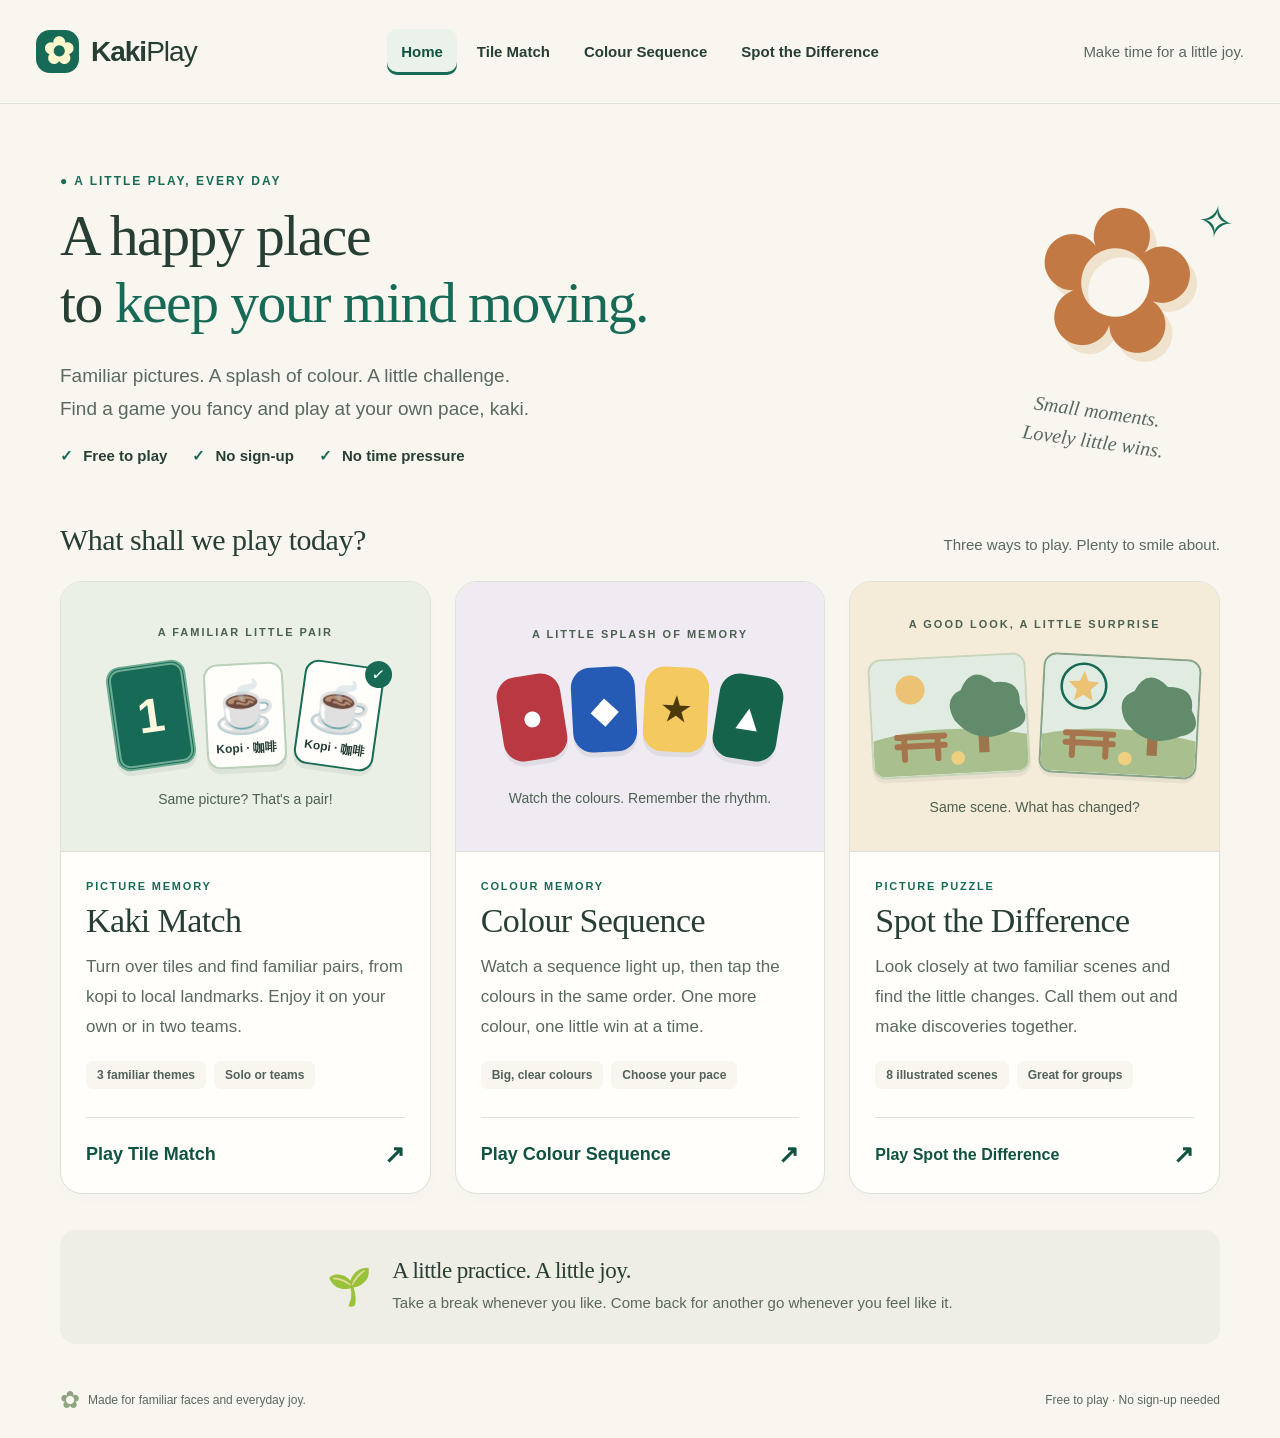
<file: index.html>
<!doctype html>
<html lang="en">
<head>
  <meta charset="utf-8">
  <meta name="viewport" content="width=device-width, initial-scale=1">
  <meta name="theme-color" content="#176b56">
  <meta name="description" content="A little play, every day. Enjoy tile matching, colour sequences and Spot the Difference at your own pace. Free to play, with no sign-up.">
  <title>Kaki Play · A little play, every day</title>
  <link rel="icon" href="data:image/svg+xml,%3Csvg xmlns='http://www.w3.org/2000/svg' viewBox='0 0 100 100'%3E%3Crect width='100' height='100' rx='24' fill='%23176b56'/%3E%3Ctext x='50' y='70' text-anchor='middle' font-size='65'%3E🌸%3C/text%3E%3C/svg%3E">
  <link rel="stylesheet" href="styles.css">
  <link rel="stylesheet" href="site.css">
</head>
<body class="home-page">
  <a class="skip-link" href="#games">Skip to the games</a>
  <header class="site-header">
    <a class="brand" href="index.html" aria-label="Kaki Play home"><span class="brand-mark" aria-hidden="true">✿</span><span>Kaki<span class="brand-light">Play</span></span></a>
    <nav class="site-nav" aria-label="Main navigation"><a href="index.html" aria-current="page">Home</a><a href="tile-match.html">Tile Match</a><a href="colour-sequence.html">Colour Sequence</a><a href="spot-difference.html">Spot the Difference</a></nav>
    <span class="header-welcome">Make time for a little joy.</span>
  </header>

  <main>
    <section class="home-intro" aria-labelledby="home-title">
      <div>
        <p class="eyebrow"><span aria-hidden="true">●</span> A LITTLE PLAY, EVERY DAY</p>
        <h1 id="home-title">A happy place<br>to <span>keep your mind moving.</span></h1>
        <p class="home-intro-copy">Familiar pictures. A splash of colour. A little challenge.<br> Find a game you fancy and play at your own pace, kaki.</p>
        <div class="home-promise"><span><span aria-hidden="true">✓</span> Free to play</span><span><span aria-hidden="true">✓</span> No sign-up</span><span><span aria-hidden="true">✓</span> No time pressure</span></div>
      </div>
      <div class="home-flower" aria-hidden="true"><span>✿</span><span class="flower-sparkle">✧</span><span class="flower-caption">Small moments.<br>Lovely little wins.</span></div>
    </section>

    <section class="game-library" id="games" aria-labelledby="games-title" tabindex="-1">
      <div class="library-heading"><h2 id="games-title">What shall we play today?</h2><p>Three ways to play. Plenty to smile about.</p></div>
      <div class="game-cards">
        <a class="game-card match-card" href="tile-match.html" aria-labelledby="match-card-title match-card-action" aria-describedby="match-card-description">
          <div class="card-preview match-preview" aria-hidden="true">
            <span class="preview-caption">A FAMILIAR LITTLE PAIR</span>
            <div class="preview-tiles"><span class="preview-tile preview-tile-back">1</span><span class="preview-tile preview-tile-front"><span>☕</span><small>Kopi · 咖啡</small></span><span class="preview-tile preview-tile-front matched-preview"><span>☕</span><small>Kopi · 咖啡</small><i>✓</i></span></div>
            <span class="preview-note">Same picture? That's a pair!</span>
          </div>
          <div class="game-card-copy"><span class="game-category">PICTURE MEMORY</span><h3 id="match-card-title">Kaki Match</h3><p id="match-card-description">Turn over tiles and find familiar pairs, from kopi to local landmarks. Enjoy it on your own or in two teams.</p><div class="card-features"><span>3 familiar themes</span><span>Solo or teams</span></div><span class="card-action" id="match-card-action">Play Tile Match <span aria-hidden="true">↗</span></span></div>
        </a>
        <a class="game-card sequence-card" href="colour-sequence.html" aria-labelledby="sequence-card-title sequence-card-action" aria-describedby="sequence-card-description">
          <div class="card-preview colour-preview" aria-hidden="true">
            <span class="preview-caption">A LITTLE SPLASH OF MEMORY</span>
            <div class="preview-sequence"><span class="preview-colour preview-red">●</span><span class="preview-colour preview-blue">◆</span><span class="preview-colour preview-yellow">★</span><span class="preview-colour preview-green">▲</span></div>
            <span class="preview-note">Watch the colours. Remember the rhythm.</span>
          </div>
          <div class="game-card-copy"><span class="game-category">COLOUR MEMORY</span><h3 id="sequence-card-title">Colour Sequence</h3><p id="sequence-card-description">Watch a sequence light up, then tap the colours in the same order. One more colour, one little win at a time.</p><div class="card-features"><span>Big, clear colours</span><span>Choose your pace</span></div><span class="card-action" id="sequence-card-action">Play Colour Sequence <span aria-hidden="true">↗</span></span></div>
        </a>
        <a class="game-card spot-card" href="spot-difference.html" aria-labelledby="spot-card-title spot-card-action" aria-describedby="spot-card-description">
          <div class="card-preview spot-preview" aria-hidden="true"><span class="preview-caption">A GOOD LOOK, A LITTLE SURPRISE</span><div class="preview-comparison">
            <svg viewBox="0 0 180 135" class="preview-scene"><rect width="180" height="135" rx="13" fill="#e0ece2"/><path d="M0 93q80-20 180 0v42H0" fill="#a9bf8d"/><circle cx="46" cy="35" r="17" fill="#ecc374"/><path d="M129 73v39" stroke="#9d754d" stroke-width="12"/><path d="M96 73q-13-26 9-35 14-30 39-7 32-2 29 26 16 24-12 31-39 18-65-15" fill="#628b6b"/><path d="M28 90h55m-55 11h55m-47-6v21m39-21v21" stroke="#a7754d" stroke-width="7" stroke-linecap="round"/><circle cx="98" cy="117" r="8" fill="#efd080"/></svg>
            <svg viewBox="0 0 180 135" class="preview-scene"><rect width="180" height="135" rx="13" fill="#e0ece2"/><path d="M0 93q80-20 180 0v42H0" fill="#a9bf8d"/><path d="m46 17 5 12 13 1-10 9 3 13-11-7-11 7 3-13-10-9 13-1Z" fill="#ecc374"/><path d="M129 73v39" stroke="#9d754d" stroke-width="12"/><path d="M96 73q-13-26 9-35 14-30 39-7 32-2 29 26 16 24-12 31-39 18-65-15" fill="#628b6b"/><path d="M28 90h55m-55 11h55m-47-6v21m39-21v21" stroke="#a7754d" stroke-width="7" stroke-linecap="round"/><circle cx="98" cy="117" r="8" fill="#efd080"/><circle cx="46" cy="35" r="26" fill="none" stroke="#176b56" stroke-width="3"/></svg>
          </div><span class="preview-note">Same scene. What has changed?</span></div>
          <div class="game-card-copy"><span class="game-category">PICTURE PUZZLE</span><h3 id="spot-card-title">Spot the Difference</h3><p id="spot-card-description">Look closely at two familiar scenes and find the little changes. Call them out and make discoveries together.</p><div class="card-features"><span>8 illustrated scenes</span><span>Great for groups</span></div><span class="card-action" id="spot-card-action">Play Spot the Difference <span aria-hidden="true">↗</span></span></div>
        </a>
      </div>
    </section>
    <aside class="home-note"><span aria-hidden="true">🌱</span><div><h2>A little practice. A little joy.</h2><p>Take a break whenever you like. Come back for another go whenever you feel like it.</p></div></aside>
    <footer class="site-footer"><span class="footer-flower" aria-hidden="true">✿</span> Made for familiar faces and everyday joy.<span class="footer-detail">Free to play · No sign-up needed</span></footer>
  </main>
</body>
</html>
</file>
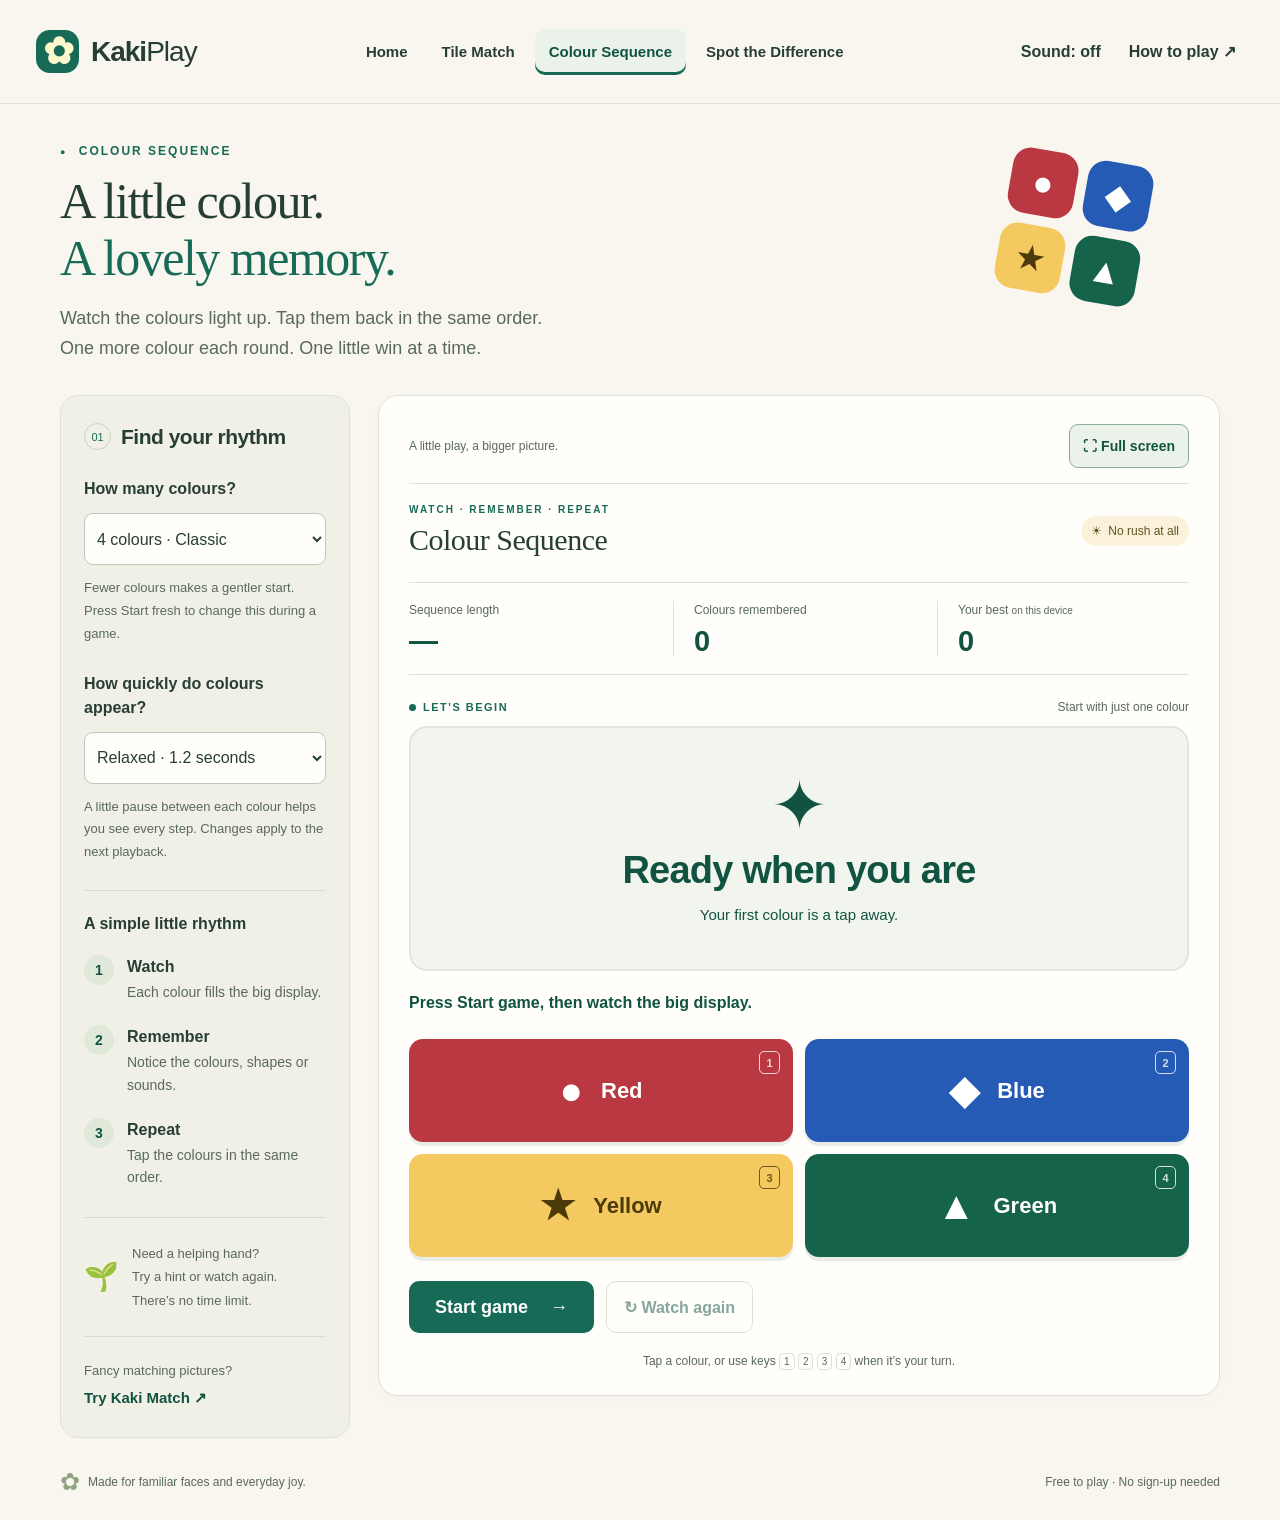
<file: colour-sequence.html>
<!doctype html>
<html lang="en">
<head>
  <meta charset="utf-8">
  <meta name="viewport" content="width=device-width, initial-scale=1">
  <meta name="theme-color" content="#176b56">
  <meta name="description" content="Watch a colourful sequence, then play it back. A friendly memory game with a big, clear display, adjustable pace and unlimited replays.">
  <title>Colour Sequence · Kaki Play</title>
  <link rel="icon" href="data:image/svg+xml,%3Csvg xmlns='http://www.w3.org/2000/svg' viewBox='0 0 100 100'%3E%3Crect width='100' height='100' rx='24' fill='%23176b56'/%3E%3Ctext x='50' y='70' text-anchor='middle' font-size='65'%3E🌸%3C/text%3E%3C/svg%3E">
  <link rel="stylesheet" href="styles.css">
  <link rel="stylesheet" href="site.css">
  <link rel="stylesheet" href="colour-sequence.css">
  <link rel="stylesheet" href="game-fullscreen.css">
  <script src="colour-engine.js" defer></script>
  <script src="colour-sequence.js" defer></script>
  <script src="game-fullscreen.js" defer></script>
</head>
<body class="colour-page">
  <a class="skip-link" href="#sequence-game">Skip to the game</a>
  <header class="site-header">
    <a class="brand" href="index.html" aria-label="Kaki Play home"><span class="brand-mark" aria-hidden="true">✿</span><span>Kaki<span class="brand-light">Play</span></span></a>
    <nav class="site-nav" aria-label="Main navigation"><a href="index.html">Home</a><a href="tile-match.html">Tile Match</a><a href="colour-sequence.html" aria-current="page">Colour Sequence</a><a href="spot-difference.html">Spot the Difference</a></nav>
    <div class="header-actions"><button class="quiet-button" id="sequence-sound" type="button" aria-pressed="false">Sound: off</button><button class="quiet-button" id="sequence-help" type="button">How to play <span aria-hidden="true">↗</span></button></div>
  </header>

  <main>
    <section class="intro sequence-intro" aria-labelledby="page-title">
      <p class="eyebrow"><span aria-hidden="true">●</span> COLOUR SEQUENCE</p>
      <h1 id="page-title">A little colour.<br><span>A lovely memory.</span></h1>
      <p class="intro-copy">Watch the colours light up. Tap them back in the same order.<br> One more colour each round. One little win at a time.</p>
      <div class="colour-intro-mark" aria-hidden="true"><span class="mini-red">●</span><span class="mini-blue">◆</span><span class="mini-yellow">★</span><span class="mini-green">▲</span></div>
    </section>

    <div class="sequence-layout">
      <aside class="sequence-settings" aria-labelledby="pace-title">
        <div class="panel-heading"><span class="section-number" aria-hidden="true">01</span><h2 id="pace-title">Find your rhythm</h2></div>
        <label class="sequence-label" for="sequence-colour-count">How many colours?</label>
        <select id="sequence-colour-count" aria-describedby="colour-count-hint"><option value="2">2 colours · A gentle start</option><option value="3">3 colours · A little more</option><option value="4" selected>4 colours · Classic</option><option value="5">5 colours · A fresh splash</option><option value="6">6 colours · More variety</option><option value="7">7 colours · A bigger mix</option><option value="8">8 colours · All the colours</option></select>
        <p class="sequence-hint" id="colour-count-hint">Fewer colours makes a gentler start. Press Start fresh to change this during a game.</p>
        <label class="sequence-label" for="sequence-pace">How quickly do colours appear?</label>
        <select id="sequence-pace" aria-describedby="pace-hint"><option value="relaxed">Relaxed · 1.2 seconds</option><option value="gentle">Extra time · 1.8 seconds</option><option value="quick">Quick · 0.7 seconds</option></select>
        <p class="sequence-hint" id="pace-hint">A little pause between each colour helps you see every step. Changes apply to the next playback.</p>
        <div class="how-it-works"><h3>A simple little rhythm</h3><ol><li><span aria-hidden="true">1</span><div><strong>Watch</strong><p>Each colour fills the big display.</p></div></li><li><span aria-hidden="true">2</span><div><strong>Remember</strong><p>Notice the colours, shapes or sounds.</p></div></li><li><span aria-hidden="true">3</span><div><strong>Repeat</strong><p>Tap the colours in the same order.</p></div></li></ol></div>
        <div class="sequence-gentle-note"><span aria-hidden="true">🌱</span><p>Need a helping hand?<br>Try a hint or watch again.<br>There’s no time limit.</p></div>
        <a class="other-game-link" href="tile-match.html">Fancy matching pictures? <span>Try Kaki Match <span aria-hidden="true">↗</span></span></a>
      </aside>

      <section class="colour-panel" id="sequence-game" aria-labelledby="sequence-title" tabindex="-1" data-fullscreen-board>
        <div class="game-view-bar" role="group" aria-label="Game view controls"><span class="game-view-note">A little play, a bigger picture.</span><div class="game-view-actions"><button class="game-view-button" type="button" data-game-action="sequence-sound" aria-pressed="false" hidden>Sound: off</button><button class="game-view-button" type="button" data-game-action="sequence-help" hidden>How to play</button><button class="game-fullscreen-button" type="button" data-fullscreen-toggle aria-pressed="false">⛶ Full screen</button></div></div>
        <div class="sequence-heading"><div><p class="eyebrow">WATCH · REMEMBER · REPEAT</p><h2 id="sequence-title">Colour Sequence</h2></div><span class="sequence-no-rush"><span aria-hidden="true">☀</span> No rush at all</span></div>
        <div class="sequence-stats" aria-label="Game progress"><div><span>Sequence length</span><strong id="sequence-length">—</strong></div><div><span>Colours remembered</span><strong id="sequence-score">0</strong></div><div><span>Your best <small>on this device</small></span><strong id="sequence-best">0</strong></div></div>

        <div class="display-heading"><span class="phase-badge" id="phase-badge">LET'S BEGIN</span><span id="display-step">Start with just one colour</span></div>
        <div class="sequence-spotlight" id="sequence-spotlight" role="group" aria-label="Sequence display">
          <span class="spotlight-symbol" id="spotlight-symbol" aria-hidden="true">✦</span>
          <strong id="spotlight-title">Ready when you are</strong>
          <span id="spotlight-caption">Your first colour is a tap away.</span>
        </div>
        <ol class="sequence-steps" id="sequence-steps" aria-hidden="true"></ol>
        <p class="sequence-message" id="sequence-message" role="status" aria-live="polite" aria-atomic="true">Press Start game, then watch the big display.</p>

        <div class="colour-pads" id="colour-pads" role="group" aria-label="Repeat the sequence using these colours">
          <button class="colour-pad colour-red" type="button" data-colour="0" aria-label="Red, circle. Keyboard shortcut 1" aria-keyshortcuts="1" aria-disabled="true"><span class="pad-symbol" aria-hidden="true">●</span><span class="pad-name">Red</span><kbd aria-hidden="true">1</kbd><span class="pad-excluded" aria-hidden="true" hidden>Ruled out</span></button>
          <button class="colour-pad colour-blue" type="button" data-colour="1" aria-label="Blue, diamond. Keyboard shortcut 2" aria-keyshortcuts="2" aria-disabled="true"><span class="pad-symbol" aria-hidden="true">◆</span><span class="pad-name">Blue</span><kbd aria-hidden="true">2</kbd><span class="pad-excluded" aria-hidden="true" hidden>Ruled out</span></button>
          <button class="colour-pad colour-yellow" type="button" data-colour="2" aria-label="Yellow, star. Keyboard shortcut 3" aria-keyshortcuts="3" aria-disabled="true"><span class="pad-symbol" aria-hidden="true">★</span><span class="pad-name">Yellow</span><kbd aria-hidden="true">3</kbd><span class="pad-excluded" aria-hidden="true" hidden>Ruled out</span></button>
          <button class="colour-pad colour-green" type="button" data-colour="3" aria-label="Green, triangle. Keyboard shortcut 4" aria-keyshortcuts="4" aria-disabled="true"><span class="pad-symbol" aria-hidden="true">▲</span><span class="pad-name">Green</span><kbd aria-hidden="true">4</kbd><span class="pad-excluded" aria-hidden="true" hidden>Ruled out</span></button>
          <button class="colour-pad colour-purple" type="button" data-colour="4" aria-label="Purple, square. Keyboard shortcut 5" aria-keyshortcuts="5" aria-disabled="true" hidden><span class="pad-symbol" aria-hidden="true">■</span><span class="pad-name">Purple</span><kbd aria-hidden="true">5</kbd><span class="pad-excluded" aria-hidden="true" hidden>Ruled out</span></button>
          <button class="colour-pad colour-orange" type="button" data-colour="5" aria-label="Orange, plus. Keyboard shortcut 6" aria-keyshortcuts="6" aria-disabled="true" hidden><span class="pad-symbol" aria-hidden="true">✚</span><span class="pad-name">Orange</span><kbd aria-hidden="true">6</kbd><span class="pad-excluded" aria-hidden="true" hidden>Ruled out</span></button>
          <button class="colour-pad colour-pink" type="button" data-colour="6" aria-label="Pink, heart. Keyboard shortcut 7" aria-keyshortcuts="7" aria-disabled="true" hidden><span class="pad-symbol" aria-hidden="true">♥</span><span class="pad-name">Pink</span><kbd aria-hidden="true">7</kbd><span class="pad-excluded" aria-hidden="true" hidden>Ruled out</span></button>
          <button class="colour-pad colour-teal" type="button" data-colour="7" aria-label="Teal, crescent. Keyboard shortcut 8" aria-keyshortcuts="8" aria-disabled="true" hidden><span class="pad-symbol" aria-hidden="true">☾</span><span class="pad-name">Teal</span><kbd aria-hidden="true">8</kbd><span class="pad-excluded" aria-hidden="true" hidden>Ruled out</span></button>
        </div>
        <div class="sequence-controls"><button class="primary-button" id="sequence-action" type="button">Start game <span aria-hidden="true">→</span></button><button class="sequence-replay" id="sequence-replay" type="button" disabled><span aria-hidden="true">↻</span> Watch again</button><button class="sequence-hint-button" id="sequence-hint" type="button" disabled hidden>A little hint</button><button class="sequence-reset" id="sequence-reset" type="button" hidden>Start fresh</button></div>
        <p class="keyboard-hint" id="keyboard-hint">Tap a colour, or use keys <kbd>1</kbd> <kbd>2</kbd> <kbd>3</kbd> <kbd>4</kbd> when it’s your turn.</p>
      </section>
    </div>
    <footer class="site-footer"><span class="footer-flower" aria-hidden="true">✿</span> Made for familiar faces and everyday joy.<span class="footer-detail">Free to play · No sign-up needed</span></footer>
  </main>

  <dialog id="sequence-help-dialog" aria-labelledby="help-title"><button class="dialog-close" id="close-help" type="button" aria-label="Close instructions">×</button><span class="dialog-icon" aria-hidden="true">🌈</span><h2 id="help-title">A little colour, kaki?</h2><ol class="instructions"><li>Choose <strong>2–8 colours</strong>, select a playback pace and press <strong>Start game</strong>. Watch the big display: each colour has its own name and shape. Press <strong>Start fresh</strong> to change the colour count during play.</li><li>When you see <strong>Your turn</strong>, tap the coloured buttons in the same order. You can also use the number keys shown on your buttons (up to <strong>1–8</strong>), or use Tab and Enter or Space.</li><li>Get the sequence right, then press <strong>Next round</strong>. The same sequence grows by one colour.</li><li>Need a clue? Press <strong>A little hint</strong> to rule out wrong colours for the current step. With 3–8 colours, two choices remain; with 2 colours, only the answer remains. Each new step has a fresh hint available.</li><li>Need another look? Press <strong>Watch again</strong> to replay from the beginning. If you make a mistake, you can try the same sequence again.</li></ol><p>Sound is optional. Each colour has a different note. Your best is the longest sequence you have correctly repeated, even if you used hints or replays. There is no time limit.</p><button class="primary-button" id="got-help" type="button">Got it, let's play</button></dialog>
  <noscript><div class="noscript">Please enable JavaScript in your browser to play Colour Sequence. <a href="index.html">Back to all games</a></div></noscript>
</body>
</html>
</file>
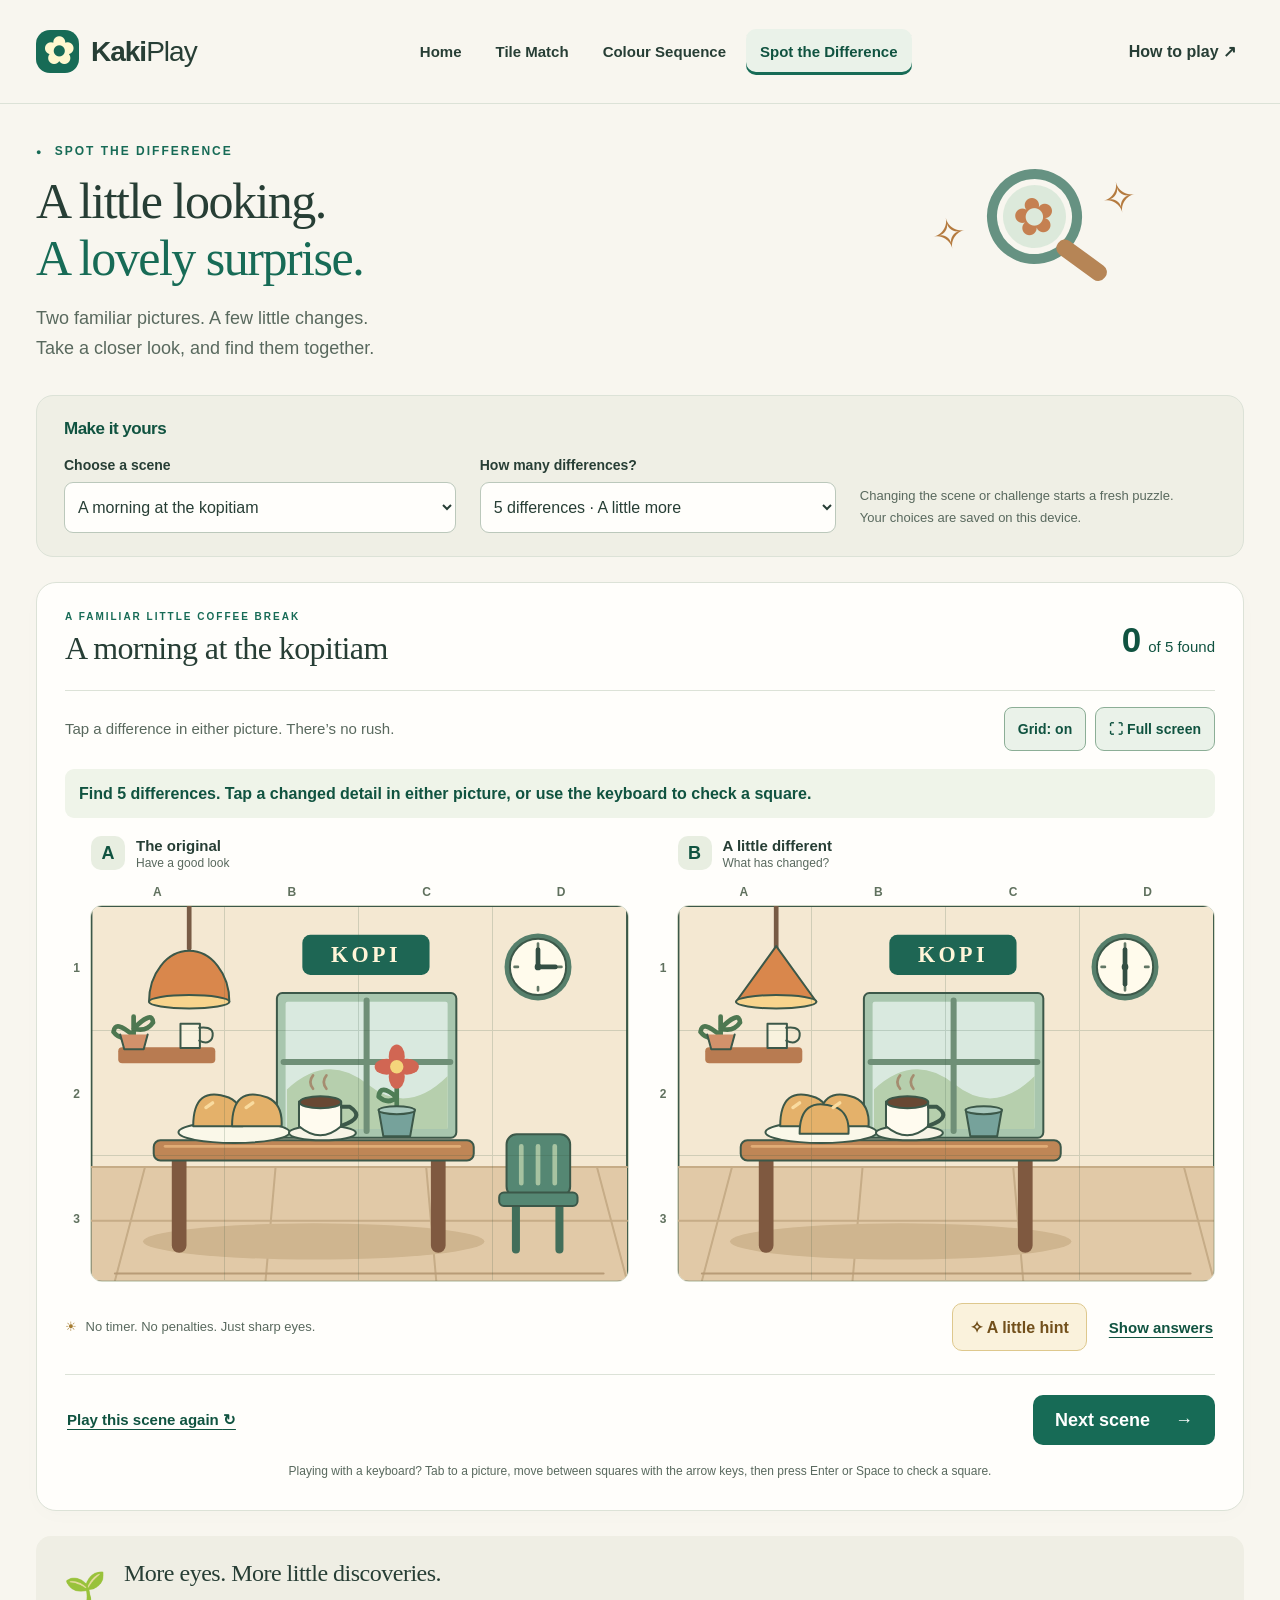
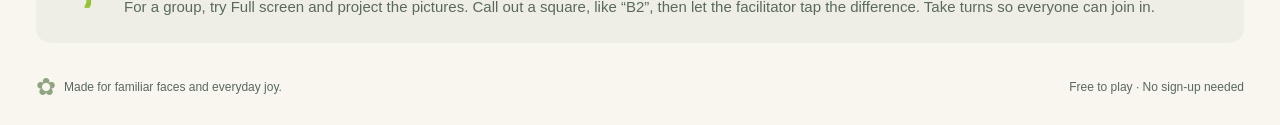
<file: spot-difference.html>
<!doctype html>
<html lang="en">
<head>
  <meta charset="utf-8">
  <meta name="viewport" content="width=device-width, initial-scale=1">
  <meta name="theme-color" content="#176b56">
  <meta name="description" content="Spot the differences in familiar, beautifully illustrated scenes. Big pictures, gentle hints and a group view for playing together, with no time limit.">
  <title>Spot the Difference · Kaki Play</title>
  <link rel="icon" href="data:image/svg+xml,%3Csvg xmlns='http://www.w3.org/2000/svg' viewBox='0 0 100 100'%3E%3Crect width='100' height='100' rx='24' fill='%23176b56'/%3E%3Ctext x='50' y='70' text-anchor='middle' font-size='65'%3E🌸%3C/text%3E%3C/svg%3E">
  <link rel="stylesheet" href="styles.css">
  <link rel="stylesheet" href="site.css">
  <link rel="stylesheet" href="spot-difference.css">
  <link rel="stylesheet" href="game-fullscreen.css">
  <script src="spot-scenes.js" defer></script>
  <script src="spot-engine.js" defer></script>
  <script src="spot-difference.js" defer></script>
  <script src="game-fullscreen.js" defer></script>
</head>
<body class="spot-page">
  <a class="skip-link" href="#spot-game">Skip to the game</a>
  <header class="site-header">
    <a class="brand" href="index.html" aria-label="Kaki Play home"><span class="brand-mark" aria-hidden="true">✿</span><span>Kaki<span class="brand-light">Play</span></span></a>
    <nav class="site-nav" aria-label="Main navigation"><a href="index.html">Home</a><a href="tile-match.html">Tile Match</a><a href="colour-sequence.html">Colour Sequence</a><a href="spot-difference.html" aria-current="page">Spot the Difference</a></nav>
    <div class="header-actions"><button class="quiet-button" id="spot-help" type="button">How to play <span aria-hidden="true">↗</span></button></div>
  </header>

  <main>
    <section class="intro spot-intro" aria-labelledby="page-title"><p class="eyebrow"><span aria-hidden="true">●</span> SPOT THE DIFFERENCE</p><h1 id="page-title">A little looking.<br><span>A lovely surprise.</span></h1><p class="intro-copy">Two familiar pictures. A few little changes.<br> Take a closer look, and find them together.</p><div class="spot-intro-art" aria-hidden="true"><span>✧</span><span class="looking-glass"></span><span>✧</span></div></section>

    <section class="spot-settings" aria-labelledby="spot-settings-title">
      <h2 id="spot-settings-title" class="spot-settings-title">Make it yours</h2>
      <div class="spot-setting"><label for="spot-scene">Choose a scene</label><select id="spot-scene"><option value="kopitiam">A morning at the kopitiam</option></select></div>
      <div class="spot-setting"><label for="spot-count">How many differences?</label><select id="spot-count"><option value="3">3 differences · A gentle start</option><option value="5" selected>5 differences · A little more</option></select></div>
      <p class="spot-settings-note">Changing the scene or challenge starts a fresh puzzle.<br> Your choices are saved on this device.</p>
    </section>

    <section class="spot-panel" id="spot-game" aria-labelledby="spot-scene-title" tabindex="-1" data-fullscreen-board>
      <div class="spot-board-heading"><div><p class="eyebrow" id="spot-caption">A FAMILIAR LITTLE COFFEE BREAK</p><h2 id="spot-scene-title">A morning at the kopitiam</h2></div><div class="spot-score"><strong id="spot-found">0</strong><span id="spot-total">of 5 found</span><span class="spot-shown" id="spot-shown" hidden></span></div></div>
      <p class="spot-description" id="spot-description"></p>
      <div class="spot-toolbar"><p id="spot-prompt">Tap a difference in either picture. There’s no rush.</p><div><button class="spot-tool" id="spot-grid" type="button" aria-pressed="true">Grid: on</button><button class="game-view-button" type="button" data-game-action="spot-help" hidden>How to play</button><button class="game-fullscreen-button" id="spot-group" type="button" data-fullscreen-toggle aria-pressed="false">⛶ Full screen</button></div></div>
      <p class="spot-message" id="spot-message" role="status" aria-live="polite" aria-atomic="true">Find 5 differences. Every little detail counts!</p>

      <div class="spot-pictures" id="spot-pictures">
        <figure class="spot-picture" aria-labelledby="picture-a-title"><figcaption id="picture-a-title"><span class="picture-letter">A</span><div><strong>The original</strong><span>Have a good look</span></div></figcaption><div class="picture-coordinates"><div class="column-labels" aria-hidden="true"><span>A</span><span>B</span><span>C</span><span>D</span></div><div class="row-labels" aria-hidden="true"><span>1</span><span>2</span><span>3</span></div><div class="picture-surface" id="picture-a" data-picture="A"><div class="scene-art" aria-hidden="true"></div><div class="scene-cells" role="group" aria-label="Picture A. Use arrow keys to choose a square, then Enter or Space to check it."></div><svg class="scene-markers" viewBox="0 0 800 560" aria-hidden="true" focusable="false"></svg></div></div></figure>
        <figure class="spot-picture" aria-labelledby="picture-b-title"><figcaption id="picture-b-title"><span class="picture-letter">B</span><div><strong>A little different</strong><span>What has changed?</span></div></figcaption><div class="picture-coordinates"><div class="column-labels" aria-hidden="true"><span>A</span><span>B</span><span>C</span><span>D</span></div><div class="row-labels" aria-hidden="true"><span>1</span><span>2</span><span>3</span></div><div class="picture-surface" id="picture-b" data-picture="B"><div class="scene-art" aria-hidden="true"></div><div class="scene-cells" role="group" aria-label="Picture B. Use arrow keys to choose a square, then Enter or Space to check it."></div><svg class="scene-markers" viewBox="0 0 800 560" aria-hidden="true" focusable="false"></svg></div></div></figure>
      </div>

      <div class="spot-bottom-bar"><span class="spot-no-rush"><span aria-hidden="true">☀</span> No timer. No penalties. Just sharp eyes.</span><div class="spot-actions"><button class="spot-hint-button" id="spot-hint" type="button"><span aria-hidden="true">✧</span> A little hint</button><button class="spot-text-button" id="spot-reveal" type="button">Show answers</button></div></div>
      <div class="spot-result" id="spot-result" hidden><span aria-hidden="true" id="spot-result-icon">✿</span><div><h3 id="spot-result-title">Sharp eyes, everyone!</h3><p id="spot-result-copy"></p></div></div>
      <section class="spot-findings" id="spot-findings" aria-labelledby="findings-title" hidden><h3 id="findings-title">Your lovely little discoveries</h3><ol id="spot-findings-list"></ol></section>
      <div class="spot-navigation"><button class="spot-text-button" id="spot-restart" type="button">Play this scene again <span aria-hidden="true">↻</span></button><button class="primary-button" id="spot-next" type="button">Next scene <span aria-hidden="true">→</span></button></div>
      <p class="spot-keyboard-note">Playing with a keyboard? Tab to a picture, move between squares with the arrow keys, then press Enter or Space to check a square.</p>
    </section>

    <aside class="spot-coaching"><span aria-hidden="true">🌱</span><div><h2>More eyes. More little discoveries.</h2><p>For a group, try Full screen and project the pictures. Call out a square, like “B2”, then let the facilitator tap the difference. Take turns so everyone can join in.</p></div></aside>
    <footer class="site-footer"><span class="footer-flower" aria-hidden="true">✿</span> Made for familiar faces and everyday joy.<span class="footer-detail">Free to play · No sign-up needed</span></footer>
  </main>

  <dialog id="spot-help-dialog" aria-labelledby="spot-help-title"><button class="dialog-close" id="spot-close-help" type="button" aria-label="Close instructions">×</button><span class="dialog-icon" aria-hidden="true">🔎</span><h2 id="spot-help-title">A good look, kaki?</h2><ol class="instructions"><li>Choose a scene and find <strong>3 or 5 differences</strong> between pictures A and B. Three-difference puzzles use a selection of the changes, so the other details really do match.</li><li>Tap a changed detail in <strong>either picture</strong>. A numbered ring marks it in both pictures. There are no penalties for trying.</li><li>Need a clue? <strong>A little hint</strong> highlights a grid square and gives you something to compare. Press it again for another clue. <strong>Show answers</strong> marks the remaining differences, labelled separately from those you found.</li><li>For a big group, use <strong>Full screen</strong>. It enlarges the pictures and hides extra page content. Call out coordinates such as “C2”. Press Escape or Exit full screen to return.</li><li>With a keyboard, Tab to either picture. Arrow keys move between squares; Home and End reach the first and last squares. Enter or Space checks the selected square for a difference. The text descriptions in the discoveries list explain each answer.</li></ol><p>There is no time limit. Change the scene or challenge to begin a fresh puzzle, or press <strong>Next scene</strong> to keep exploring.</p><button class="primary-button" id="spot-got-help" type="button">Got it, let's look</button></dialog>
  <noscript><div class="noscript">Please enable JavaScript in your browser to play Spot the Difference. <a href="index.html">Back to all games</a></div></noscript>
</body>
</html>
</file>
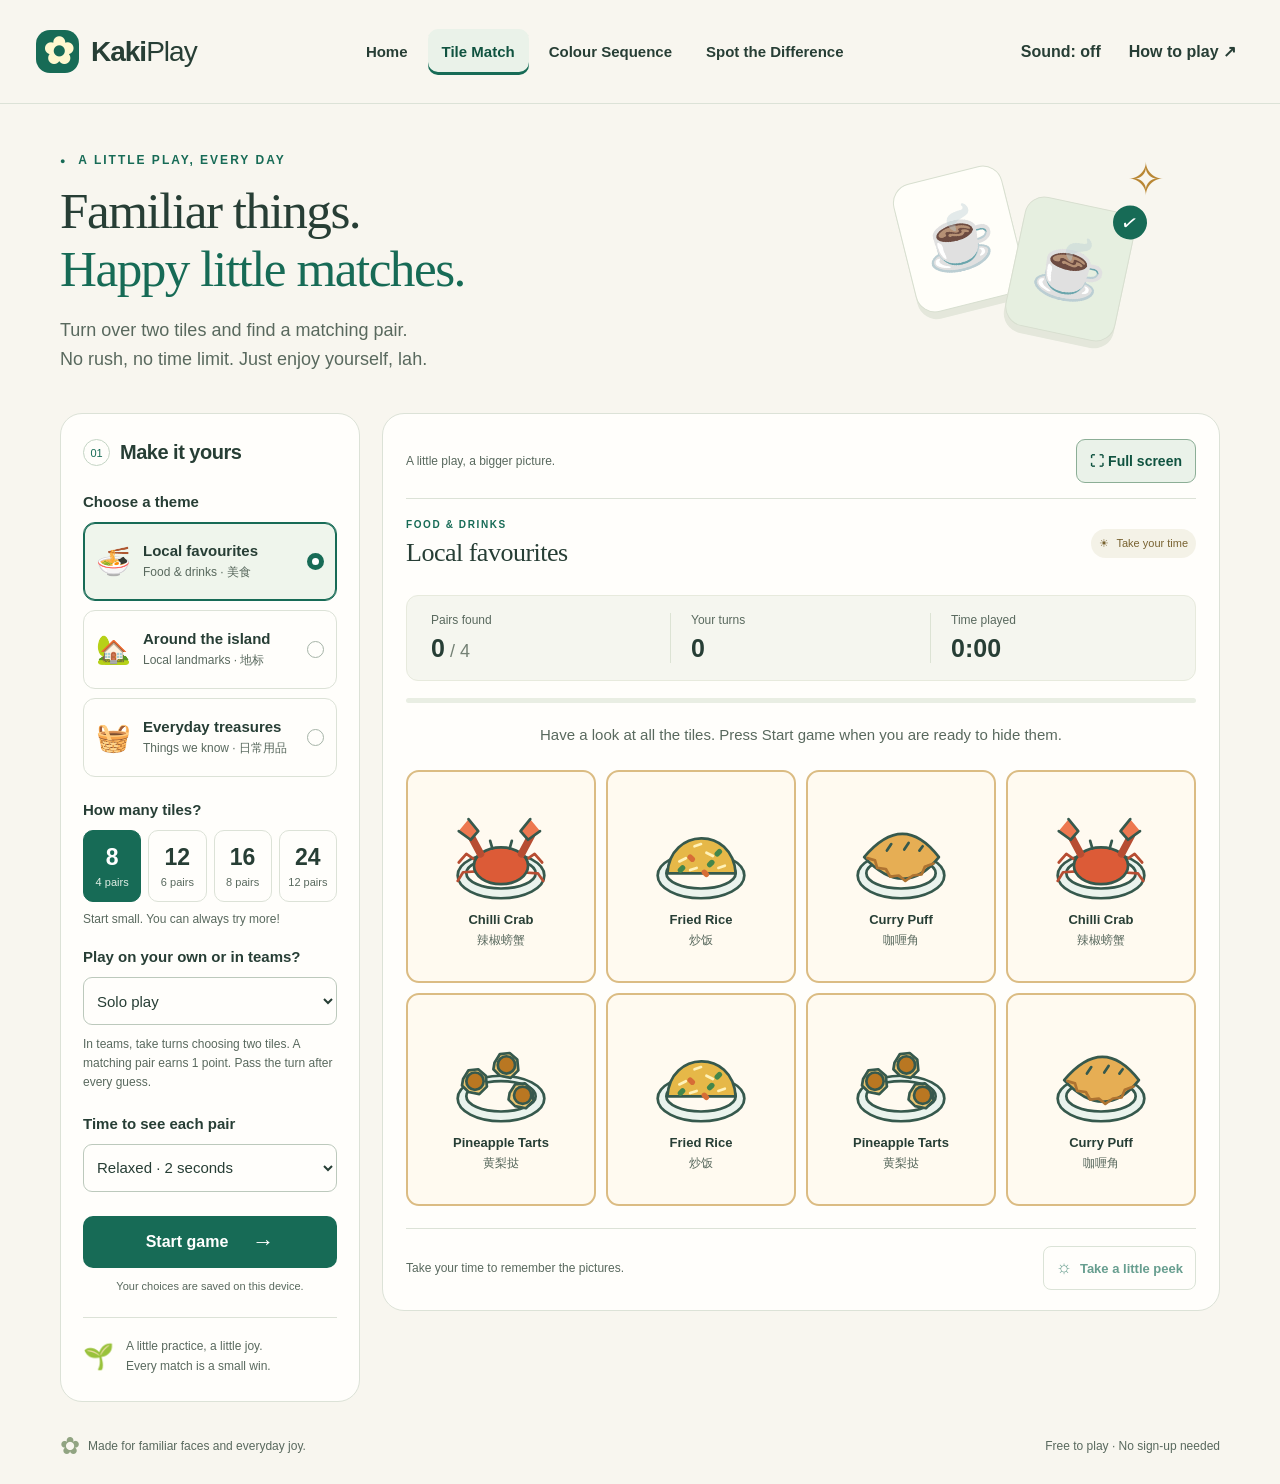
<file: tile-match.html>
<!doctype html>
<html lang="en">
<head>
  <meta charset="utf-8">
  <meta name="viewport" content="width=device-width, initial-scale=1">
  <meta name="theme-color" content="#176b56">
  <meta name="description" content="A friendly, free tile matching game with familiar Singapore food, places and everyday things. Play at your own pace.">
  <title>Kaki Match · A little play, every day</title>
  <link rel="icon" href="data:image/svg+xml,%3Csvg xmlns='http://www.w3.org/2000/svg' viewBox='0 0 100 100'%3E%3Crect width='100' height='100' rx='24' fill='%23176b56'/%3E%3Ctext x='50' y='70' text-anchor='middle' font-size='65'%3E🌸%3C/text%3E%3C/svg%3E">
  <link rel="stylesheet" href="styles.css">
  <link rel="stylesheet" href="site.css">
  <link rel="stylesheet" href="game-fullscreen.css">
  <script src="engine.js" defer></script>
  <script src="illustrations.js" defer></script>
  <script src="app.js" defer></script>
  <script src="game-fullscreen.js" defer></script>
</head>
<body class="tile-page">
  <a class="skip-link" href="#game">Skip to the game</a>
  <header class="site-header">
    <a class="brand" href="index.html" aria-label="Kaki Play home"><span class="brand-mark" aria-hidden="true">✿</span><span>Kaki<span class="brand-light">Play</span></span></a>
    <nav class="site-nav" aria-label="Main navigation"><a href="index.html">Home</a><a href="tile-match.html" aria-current="page">Tile Match</a><a href="colour-sequence.html">Colour Sequence</a><a href="spot-difference.html">Spot the Difference</a></nav>
    <div class="header-actions"><button class="quiet-button" id="sound-button" type="button" aria-pressed="false">Sound: off</button><button class="quiet-button" id="help-button" type="button">How to play <span aria-hidden="true">↗</span></button></div>
  </header>

  <main>
    <section class="intro" aria-labelledby="page-title">
      <p class="eyebrow"><span aria-hidden="true">●</span> A LITTLE PLAY, EVERY DAY</p>
      <h1 id="page-title">Familiar things.<br><span>Happy little matches.</span></h1>
      <p class="intro-copy">Turn over two tiles and find a matching pair.<br>No rush, no time limit. Just enjoy yourself, lah.</p>
      <div class="intro-decoration" aria-hidden="true"><span class="decor-tile decor-one">☕</span><span class="decor-tile decor-two">☕<span class="decor-check">✓</span></span><span class="sparkle">✧</span></div>
    </section>

    <div class="game-layout">
      <aside class="settings-panel" aria-labelledby="settings-title">
        <div class="panel-heading"><span class="section-number" aria-hidden="true">01</span><h2 id="settings-title">Make it yours</h2></div>
        <form id="settings-form">
          <fieldset><legend>Choose a theme</legend><div class="theme-options">
            <label class="theme-option"><input type="radio" name="theme" value="food" checked><span class="theme-icon" aria-hidden="true">🍜</span><span><strong>Local favourites</strong><small>Food &amp; drinks · 美食</small></span><span class="radio-mark" aria-hidden="true"></span></label>
            <label class="theme-option"><input type="radio" name="theme" value="places"><span class="theme-icon" aria-hidden="true">🏡</span><span><strong>Around the island</strong><small>Local landmarks · 地标</small></span><span class="radio-mark" aria-hidden="true"></span></label>
            <label class="theme-option"><input type="radio" name="theme" value="everyday"><span class="theme-icon" aria-hidden="true">🧺</span><span><strong>Everyday treasures</strong><small>Things we know · 日常用品</small></span><span class="radio-mark" aria-hidden="true"></span></label>
          </div></fieldset>
          <fieldset class="size-field"><legend>How many tiles?</legend><div class="size-options">
            <label><input type="radio" name="size" value="8" checked><span>8<small>4 pairs</small></span></label>
            <label><input type="radio" name="size" value="12"><span>12<small>6 pairs</small></span></label>
            <label><input type="radio" name="size" value="16"><span>16<small>8 pairs</small></span></label>
            <label><input type="radio" name="size" value="24"><span>24<small>12 pairs</small></span></label>
          </div><p class="field-hint">Start small. You can always try more!</p></fieldset>
          <div class="mode-field"><label class="select-label" for="mode">Play on your own or in teams?</label><select id="mode" name="mode" aria-describedby="mode-hint"><option value="solo">Solo play</option><option value="teams">Two teams</option></select><p class="field-hint" id="mode-hint">In teams, take turns choosing two tiles. A matching pair earns 1 point. Pass the turn after every guess.</p></div>
          <label class="select-label" for="pace">Time to see each pair</label><select id="pace" name="pace"><option value="2000">Relaxed · 2 seconds</option><option value="3000">Extra time · 3 seconds</option><option value="1000">Quick · 1 second</option></select>
          <button class="primary-button start-button" id="start-button" type="submit">Start game <span aria-hidden="true">→</span></button>
          <p class="settings-note">Your choices are saved on this device.</p>
        </form>
        <div class="gentle-note"><span aria-hidden="true">🌱</span><p>A little practice, a little joy.<br>Every match is a small win.</p></div>
      </aside>

      <section class="game-panel" id="game" aria-labelledby="game-title" tabindex="-1" data-fullscreen-board>
        <div class="game-view-bar" role="group" aria-label="Game view controls"><span class="game-view-note">A little play, a bigger picture.</span><div class="game-view-actions"><button class="game-view-button game-view-start" type="button" data-game-action="start-button" hidden>Start game</button><button class="game-view-button" type="button" data-game-action="sound-button" aria-pressed="false" hidden>Sound: off</button><button class="game-view-button" type="button" data-game-action="help-button" hidden>How to play</button><button class="game-fullscreen-button" type="button" data-fullscreen-toggle aria-pressed="false">⛶ Full screen</button></div></div>
        <div class="game-heading"><div><p class="eyebrow" id="theme-caption">FOOD &amp; DRINKS</p><h2 id="game-title">Local favourites</h2></div><span class="no-rush"><span aria-hidden="true">☀</span> Take your time</span></div>
        <div class="stats" aria-label="Game progress"><div><span class="stat-label">Pairs found</span><strong><span id="pairs-found">0</span><span class="stat-total" id="pairs-total"> / 4</span></strong></div><div><span class="stat-label" id="turns-label">Your turns</span><strong id="turns">0</strong></div><div><span class="stat-label">Time played</span><strong id="timer">0:00</strong></div></div>
        <section class="team-scoreboard" id="team-scoreboard" aria-label="Team scores and turn" hidden>
          <p class="team-turn" id="team-turn">Team 1 will go first.</p>
          <div class="team-score" id="team-1-card"><strong>Team 1</strong><span id="team-1-score">0 pairs</span></div>
          <div class="team-score" id="team-2-card"><strong>Team 2</strong><span id="team-2-score">0 pairs</span></div>
        </section>
        <div class="progress-track" role="progressbar" aria-label="Pairs found" aria-valuemin="0" aria-valuemax="4" aria-valuenow="0" id="progress"><span id="progress-fill"></span></div>
        <p class="game-message" id="game-message" role="status" aria-live="polite" aria-atomic="true">Have a look at all the tiles. Press Start game when you are ready to hide them.</p>
        <div class="tile-grid" id="tile-grid" aria-label="Matching tiles"></div>
        <div class="board-footer"><span id="board-note">Take your time to remember the pictures.</span><button class="peek-button" id="peek-button" type="button" disabled><span aria-hidden="true">☼</span> Take a little peek</button></div>
      </section>
    </div>
    <footer class="site-footer"><span class="footer-flower" aria-hidden="true">✿</span> Made for familiar faces and everyday joy.<span class="footer-detail">Free to play · No sign-up needed</span></footer>
  </main>

  <dialog id="help-dialog" aria-labelledby="help-title">
    <button class="dialog-close" type="button" aria-label="Close instructions" data-close>×</button><span class="dialog-icon" aria-hidden="true">🌼</span><h2 id="help-title">Let's play, kaki!</h2>
    <ol class="instructions"><li>Choose a theme, the number of tiles, and solo or team play. All pictures stay face up so you can remember them. Press <strong>Start game</strong> when you are ready to hide them.</li><li>Tap a tile to reveal its picture. Tap another to look for the same picture. Each tile back has a number, so you can also call out the numbers for someone to tap.</li><li>Matching tiles stay face up. If they are different, try again!</li><li>Find all the pairs. Use <strong>Take a little peek</strong> whenever you need a hint.</li></ol>
    <p><strong>Playing in teams:</strong> Team 1 goes first. Each team chooses two tiles and earns 1 point for a matching pair. Teams alternate after every guess, even a match. If the pictures differ, wait for them to hide before the next team plays. The team with the most pairs wins; equal scores are a tie.</p>
    <p>There is no time limit and no penalty for taking a peek. With a keyboard, use Tab to reach a tile and Enter or Space to turn it over. Arrow keys also move between tiles.</p><button class="primary-button" type="button" data-close>Got it, let's play</button>
  </dialog>
  <dialog id="win-dialog" aria-labelledby="win-title"><button class="dialog-close" type="button" aria-label="Close celebration" data-close>×</button><span class="dialog-icon" aria-hidden="true">🎉</span><p class="eyebrow">ALL PAIRS FOUND</p><h2 id="win-title">Well done, kaki!</h2><p id="win-summary"></p><p>A little patience, a lovely result.</p><button class="primary-button" id="play-again" type="button">Play again <span aria-hidden="true">↻</span></button><button class="text-button" type="button" data-close>Enjoy my completed board</button></dialog>
  <noscript><div class="noscript">Please enable JavaScript in your browser to play Kaki Match.</div></noscript>
</body>
</html>
</file>
<file: styles.css>
:root{color-scheme:light;--paper:#f8f6ef;--ink:#273e35;--muted:#627168;--green:#176b56;--green-dark:#105340;--light-green:#eaf2e9;--line:#dce2d7;--white:#fffefb;--gold:#dfb45d;font-family:"Segoe UI",Arial,sans-serif;font-size:18px}*{box-sizing:border-box}body{margin:0;background:var(--paper);color:var(--ink)}button,input,select{font:inherit}button,a,input,select{-webkit-tap-highlight-color:transparent}button{cursor:pointer}button:disabled{cursor:wait;opacity:.65}button:focus-visible,a:focus-visible,select:focus-visible,input:focus-visible+span,.theme-option:has(input:focus-visible){outline:3px solid #a65b14;outline-offset:5px}a{color:inherit}.skip-link{position:fixed;left:16px;top:-100px;background:var(--white);padding:16px;z-index:10}.skip-link:focus{top:12px}.site-header{max-width:1320px;margin:auto;min-height:104px;padding:22px 44px;display:flex;align-items:center;justify-content:space-between;border-bottom:1px solid var(--line)}.brand{display:flex;align-items:center;gap:12px;font-size:28px;font-weight:750;letter-spacing:-1px;text-decoration:none}.brand-light{font-weight:400}.brand-mark{display:grid;place-items:center;width:43px;height:43px;border-radius:14px;background:var(--green);color:#fff8cf;font-size:37px;line-height:1}.header-actions{display:flex;gap:24px}.quiet-button{border:0;background:transparent;color:var(--ink);min-height:48px;font-size:16px;font-weight:600;padding:8px}.quiet-button:hover{color:var(--green);text-decoration:underline}main{max-width:1232px;margin:auto;padding:0 0 24px}.intro{position:relative;padding:49px 0 38px;overflow:hidden}.eyebrow{font-size:12px;font-weight:750;letter-spacing:2px;color:var(--green);margin:0 0 15px}.intro .eyebrow span{font-size:9px;margin-right:6px}h1{font-family:Georgia,"Times New Roman",serif;font-size:clamp(38px,4vw,54px);font-weight:500;line-height:1.13;letter-spacing:-1.5px;margin:0 0 18px}h1>span{color:var(--green)}.intro-copy{font-size:18px;line-height:1.65;color:var(--muted);margin:0}.intro-decoration{position:absolute;right:83px;top:65px;width:270px;height:180px}.decor-tile{position:absolute;width:112px;height:132px;display:grid;place-items:center;border:1px solid #d8dfd0;border-radius:20px;font-size:59px;box-shadow:0 7px 0 #e4e7db;background:#fffef9}.decor-one{left:8px;top:4px;transform:rotate(-14deg)}.decor-two{left:119px;top:34px;transform:rotate(12deg);background:#e6efe0}.decor-check{position:absolute;right:-11px;top:-10px;width:34px;height:34px;display:grid;place-items:center;border-radius:50%;background:var(--green);color:white;font-size:20px}.sparkle{position:absolute;right:0;top:-16px;color:#b98734;font-size:45px}.game-layout{display:grid;grid-template-columns:324px minmax(0,1fr);gap:28px;align-items:start}.settings-panel,.game-panel{border:1px solid var(--line);border-radius:22px;background:var(--white)}.settings-panel{padding:25px 22px}.panel-heading{display:flex;gap:10px;align-items:center;margin-bottom:27px}.section-number{font-size:11px;color:var(--green);border:1px solid #c5d5c5;border-radius:50%;width:27px;height:27px;display:grid;place-items:center}h2{font-size:21px;letter-spacing:-.5px;margin:0}.settings-panel h2{font-size:20px}fieldset{border:0;padding:0;margin:0 0 24px;min-width:0}legend,.select-label{font-size:15px;font-weight:700;padding:0;margin-bottom:12px;display:block}.theme-options{display:grid;gap:9px}.theme-option{position:relative;display:flex;gap:12px;align-items:center;min-height:79px;border:1px solid var(--line);border-radius:12px;padding:13px 12px;cursor:pointer;transition:background .15s,border-color .15s}.theme-option:has(input:checked){border-color:var(--green);background:#eff5ec;box-shadow:inset 0 0 0 1px var(--green)}.theme-option input,.size-options input{position:absolute;opacity:0;width:1px;height:1px}.theme-icon{font-size:28px}.theme-option strong{display:block;font-size:15px;font-weight:650}.theme-option small{display:block;color:var(--muted);font-size:12px;margin-top:5px}.radio-mark{margin-left:auto;flex-shrink:0;width:17px;height:17px;border:1.5px solid #a6b4a8;border-radius:50%}.theme-option input:checked~.radio-mark{border:5px solid var(--green);background:white}.size-options{display:grid;grid-template-columns:repeat(4,1fr);gap:7px}.size-options label{position:relative;cursor:pointer}.size-options label>span{display:flex;flex-direction:column;align-items:center;justify-content:center;gap:5px;min-height:72px;border:1px solid var(--line);border-radius:10px;font-size:23px;font-weight:650}.size-options small{font-size:11px;font-weight:400;color:var(--muted)}.size-options input:checked+span{background:var(--green);border-color:var(--green);color:white}.size-options input:checked+span small{color:#e0eee5}.field-hint{font-size:12px;color:var(--muted);margin:10px 0 0}.size-field{margin-bottom:22px}select{width:100%;min-height:48px;border:1px solid #bcc9bc;border-radius:9px;background:var(--white);color:var(--ink);padding:9px;font-size:15px}.primary-button{min-height:52px;border:0;border-radius:10px;background:var(--green);color:white;font-weight:650;padding:13px 20px;display:flex;align-items:center;justify-content:center;gap:24px}.primary-button:hover{background:var(--green-dark)}.start-button{width:100%;margin-top:24px;font-size:16px}.start-button span{font-size:22px}.settings-note{font-size:11px;color:var(--muted);text-align:center;margin:12px 0 0}.gentle-note{display:flex;gap:12px;align-items:center;border-top:1px solid var(--line);margin-top:25px;padding-top:18px}.gentle-note>span{font-size:25px}.gentle-note p{font-size:12px;line-height:1.7;color:var(--muted);margin:0}.game-panel{padding:29px 30px 21px;scroll-margin-top:20px}.game-heading{display:flex;justify-content:space-between;gap:12px;align-items:center}.game-heading .eyebrow{font-size:10px;letter-spacing:1.6px;margin-bottom:8px}.game-heading h2{font-size:26px;font-family:Georgia,"Times New Roman",serif;font-weight:500}.no-rush{white-space:nowrap;font-size:12px;padding:9px 12px;background:#f4f2e7;color:#786230;border-radius:20px}.no-rush span{margin-right:5px}.stats{display:grid;grid-template-columns:repeat(3,1fr);margin-top:27px;background:#f5f6ef;border:1px solid #e7eadd;border-radius:12px;padding:17px 4px}.stats>div{padding:0 20px;border-right:1px solid #dce3d4}.stats>div:last-child{border:0}.stat-label{display:block;font-size:12px;color:var(--muted);margin-bottom:7px}.stats strong{font-size:25px;font-weight:600;font-variant-numeric:tabular-nums}.stat-total{font-size:18px;color:#748175;font-weight:400}.progress-track{height:5px;border-radius:5px;background:#e9eee3;margin-top:17px;overflow:hidden}.progress-track>span{display:block;height:100%;background:var(--green);width:0;transition:width .3s}.game-message{font-size:15px;color:var(--muted);text-align:center;min-height:24px;margin:23px 0 20px}.tile-grid{display:grid;grid-template-columns:repeat(4,minmax(0,1fr));gap:13px}.tile{position:relative;aspect-ratio:1/1.12;min-width:0;min-height:108px;background:transparent;border:0;padding:0;border-radius:13px;perspective:800px;color:var(--ink)}.tile-inner{position:absolute;inset:0;transform-style:preserve-3d;transition:transform .35s}.tile.is-revealed .tile-inner{transform:rotateY(180deg)}.tile-back,.tile-front{position:absolute;inset:0;backface-visibility:hidden;border-radius:13px;display:flex;flex-direction:column;align-items:center;justify-content:center}.tile-back{background:#edf1e5;border:1px solid #d1dcc8;box-shadow:0 3px 0 #d7dece;background-image:radial-gradient(#b7c7ac55 .8px,transparent .8px);background-size:9px 9px}.tile-back:before{content:"";position:absolute;inset:7px;border:1px solid #cbd7c0;border-radius:8px}.tile-back-flower{font-size:43px;color:#7c9874;font-family:Georgia,serif;line-height:1}.tile:hover:not(.is-revealed) .tile-back{background-color:#e2ebd7;border-color:#8fa783}.tile-front{background:#fffaf0;border:2px solid #dbbc83;transform:rotateY(180deg);padding:8px 4px;gap:4px}.tile-emoji{font-size:clamp(30px,3.4vw,49px);line-height:1.2}.tile-name{font-size:14px;font-weight:650;text-align:center;line-height:1.2}.tile-local{font-size:12px;color:var(--muted)}.tile.is-matched .tile-front{background:#edf5e8;border-color:#8daf80}.tile.is-matched .tile-front:after{content:"✓";position:absolute;right:6px;top:4px;font-size:14px;color:var(--green);font-weight:bold}.board-footer{display:flex;align-items:center;justify-content:space-between;gap:10px;margin-top:22px;padding-top:17px;border-top:1px solid var(--line)}.board-footer>span{font-size:12px;color:var(--muted)}.peek-button{border:1px solid #c9d6c4;background:var(--white);border-radius:8px;padding:10px 12px;min-height:44px;font-size:13px;color:var(--green);font-weight:600}.peek-button:hover{background:var(--light-green)}.peek-button>span{font-size:18px;margin-right:4px}.site-footer{display:flex;align-items:center;gap:8px;color:var(--muted);font-size:12px;padding:30px 0 0}.footer-flower{color:#91a482;font-size:24px}.footer-detail{margin-left:auto}dialog{max-width:510px;width:calc(100% - 32px);max-height:90vh;overflow:auto;border:1px solid var(--line);border-radius:24px;padding:38px;background:var(--white);color:var(--ink);box-shadow:0 20px 100px #132a3440}dialog::backdrop{background:#1b302d80;backdrop-filter:blur(4px)}dialog h2{font-family:Georgia,serif;font-size:33px;margin:12px 0 18px}dialog p{font-size:16px;line-height:1.65;color:var(--muted)}dialog .primary-button{width:100%;margin-top:22px}.dialog-close{position:absolute;right:14px;top:10px;border:0;background:transparent;font-size:30px;color:var(--muted);width:44px;height:44px}.dialog-icon{font-size:48px;display:block}.instructions{padding-left:23px;font-size:17px;line-height:1.65}.instructions li{padding-left:4px;margin-bottom:13px}#win-dialog{text-align:center}#win-dialog .eyebrow{margin-top:15px}.text-button{display:block;margin:14px auto 0;border:0;background:transparent;text-decoration:underline;color:var(--green);min-height:44px;font-size:15px}.noscript{position:fixed;bottom:0;left:0;right:0;padding:20px;background:#fff0ca;text-align:center}.tile-grid.large-grid{grid-template-columns:repeat(6,minmax(0,1fr))}.large-grid .tile{min-height:110px}.large-grid .tile-emoji{font-size:34px}.large-grid .tile-name{font-size:12px}
.tile{width:100%}
.tile-number{position:relative;font-size:clamp(32px,4vw,52px);font-weight:800;line-height:1;color:var(--green-dark);font-variant-numeric:lining-nums tabular-nums}
.tile-picture{display:block;width:min(100%,104px);height:auto;aspect-ratio:1;flex-shrink:0}
.tile-picture svg{display:block;width:100%;height:100%}
.tile-grid.illustrated-grid .tile{min-height:190px}
.skip-link:not(:focus){clip-path:inset(50%);width:1px;height:1px;overflow:hidden;padding:0;white-space:nowrap}
@media(min-width:1500px){main{max-width:1232px}.site-header{max-width:1320px}.tile{aspect-ratio:1.1/1}}
@media(max-width:1320px){main{padding:0 36px 24px}.site-header{padding:22px 36px}.intro-decoration{right:55px}.game-layout{grid-template-columns:300px minmax(0,1fr);gap:22px}.game-panel{padding:25px 23px 20px}.tile-grid{gap:10px}.tile-name{font-size:13px}.no-rush{font-size:11px;padding:8px}.tile-grid.large-grid{grid-template-columns:repeat(4,minmax(0,1fr))}.large-grid .tile-name{font-size:13px}}
@media(max-width:1000px){.intro-decoration{right:15px;transform:scale(.85);transform-origin:right center}.game-layout{grid-template-columns:270px minmax(0,1fr);gap:18px}.settings-panel{padding:23px 16px}.theme-option{gap:8px;padding:12px 8px}.theme-option strong{font-size:14px}.theme-option small{font-size:11px}.theme-icon{font-size:24px}.game-panel{padding:23px 18px 18px}.no-rush{display:none}.stats>div{padding:0 10px}.tile{min-height:100px}.tile-name{font-size:11px}.tile-emoji{font-size:32px}.tile-local{font-size:11px}.board-footer{flex-wrap:wrap}.tile-grid{gap:9px}}
@media(max-width:780px){main{padding:0 20px 24px}.site-header{padding:15px 20px;min-height:82px}.brand{font-size:24px;gap:8px}.brand-mark{width:36px;height:36px;font-size:30px}.header-actions{gap:8px}.quiet-button{font-size:13px;padding:6px}.intro{padding:32px 0}.intro-decoration{display:none}h1{font-size:42px}.intro-copy{font-size:17px}.game-layout{grid-template-columns:1fr}.settings-panel{padding:22px}.panel-heading{margin-bottom:20px}.theme-options{grid-template-columns:repeat(3,minmax(0,1fr));gap:8px}.theme-option{flex-direction:column;text-align:center;justify-content:flex-start;padding:12px 6px;gap:9px}.theme-option .radio-mark{position:absolute;top:7px;right:7px;width:14px;height:14px}.theme-option strong{font-size:13px}.theme-option small{font-size:11px;line-height:1.5}.theme-icon{font-size:30px}.settings-panel form{display:grid;grid-template-columns:1fr 1fr;gap:0 20px}.settings-panel fieldset:first-child{grid-column:1/-1;margin-bottom:20px}.size-field{grid-column:1/-1}.select-label{align-self:center;margin-bottom:0}.start-button{grid-column:1/-1;margin-top:18px}.settings-note{grid-column:1/-1}.gentle-note{display:none}.size-options label>span{min-height:62px}.game-panel{padding:25px 22px}.tile{aspect-ratio:1/1.05;min-height:102px}.tile-emoji,.large-grid .tile-emoji{font-size:42px}.tile-name,.large-grid .tile-name{font-size:14px}.no-rush{display:block}.tile-grid{gap:12px}.tile-local{font-size:12px}.stats>div{padding:0 16px}.site-footer{flex-wrap:wrap;line-height:1.5}.footer-detail{margin-left:0;width:100%;padding-left:27px}}
@media(max-width:420px){main{padding:0 12px 20px}.site-header{padding:12px}.brand{font-size:21px}.brand-mark{width:30px;height:32px;font-size:27px}.header-actions{gap:0}.quiet-button{font-size:12px}h1{font-size:36px}.intro-copy{font-size:16px}.intro .eyebrow{font-size:10px}.settings-panel{padding:20px 15px}.theme-option strong{font-size:12px}.theme-option small{font-size:10px}.game-panel{padding:22px 12px 16px}.game-heading h2{font-size:24px}.no-rush{font-size:10px;padding:7px}.stats>div{padding:0 12px}.stat-label{font-size:11px}.tile-grid{gap:8px}.tile{min-height:103px}.tile-emoji,.large-grid .tile-emoji{font-size:32px}.tile-name,.large-grid .tile-name{font-size:11px}.tile-local{font-size:10px}.tile-front{padding:7px 2px}.tile.is-matched .tile-front:after{font-size:11px;right:3px;top:2px}.game-message{font-size:13px}.board-footer{justify-content:center}.board-footer>span{width:100%;text-align:center}.peek-button{font-size:14px;width:100%}dialog{padding:30px 24px}}
.tile-grid .tile{min-height:160px}
.tile-grid .tile-emoji{font-size:clamp(40px,5vw,64px);line-height:1}
.mode-field{grid-column:1/-1;margin-bottom:22px}.mode-field .field-hint{line-height:1.6}
.team-scoreboard{display:grid;grid-template-columns:repeat(2,minmax(0,1fr));gap:10px;margin-top:18px}.team-scoreboard[hidden]{display:none}
.team-turn{grid-column:1/-1;margin:0 0 3px;font-size:17px;font-weight:700;color:var(--green-dark);line-height:1.5}
.team-score{display:flex;flex-wrap:wrap;align-items:center;justify-content:space-between;gap:8px;padding:14px;border:2px solid var(--line);border-radius:12px;background:var(--paper);font-size:16px}.team-score.is-active{border-color:var(--green);background:var(--light-green)}.team-score span{font-variant-numeric:tabular-nums}
@media(prefers-reduced-motion:reduce){*,*:before,*:after{transition:none!important;scroll-behavior:auto!important}.tile-inner{transform:none!important}.tile-front{transform:none}.tile:not(.is-revealed) .tile-front{visibility:hidden}.tile.is-revealed .tile-back{visibility:hidden}}
</file>
<file: site.css>
/* Shared navigation and the game library. The games work without a build step. */
:root { --muted: #59695e; }
.site-header { gap: 24px; flex-wrap: wrap; }
.brand { flex-shrink: 0; }
.site-nav { display: flex; flex-wrap: wrap; align-items: center; gap: 6px; }
.site-nav a { display: inline-flex; align-items: center; min-height: 46px; padding: 10px 14px; border-radius: 10px; font-size: 15px; font-weight: 650; text-decoration: none; white-space: nowrap; }
.site-nav a:hover { background: #eaf2e9; color: var(--green-dark); }
.site-nav a[aria-current="page"] { background: var(--light-green); color: var(--green-dark); box-shadow: inset 0 -3px var(--green); }
.header-actions { gap: 12px; }
.header-welcome { color: var(--muted); font-size: 15px; }
.home-intro { display: flex; align-items: center; justify-content: space-between; gap: 30px; padding: 70px 0 58px; }
.home-intro h1 { font-size: clamp(40px, 4.5vw, 62px); line-height: 1.16; max-width: 850px; }
.home-intro-copy { color: var(--muted); font-size: 19px; line-height: 1.75; margin: 22px 0; }
.home-promise { display: flex; flex-wrap: wrap; gap: 12px 25px; font-size: 15px; font-weight: 600; }
.home-promise span span { color: var(--green); padding-right: 6px; }
.home-flower { position: relative; flex: 0 0 220px; text-align: center; transform: rotate(8deg); }
.home-flower > span:first-child { display: block; font-family: Georgia, serif; color: #c37944; font-size: 200px; line-height: 1; text-shadow: 8px 8px 0 #efe3ce; }
.flower-sparkle { position: absolute; top: 0; right: 0; color: var(--green); font-size: 45px; }
.flower-caption { display: block; color: var(--muted); font-family: Georgia, serif; font-style: italic; font-size: 20px; line-height: 1.5; margin-top: 15px; }
.library-heading { display: flex; align-items: baseline; justify-content: space-between; gap: 16px; margin-bottom: 24px; }
.library-heading h2 { margin: 0; font-family: Georgia, serif; font-size: 30px; font-weight: 500; letter-spacing: -.5px; }
.library-heading p { margin: 0; color: var(--muted); font-size: 15px; }
.game-cards { display: grid; grid-template-columns: repeat(3, minmax(0, 1fr)); gap: 24px; }
.game-card { display: flex; flex-direction: column; overflow: hidden; background: var(--white); border: 1px solid var(--line); border-radius: 22px; text-decoration: none; box-shadow: 0 5px 15px #273e3504; transition: transform .2s, box-shadow .2s, border-color .2s; }
.game-card:hover { transform: translateY(-4px); border-color: #9ab5a2; box-shadow: 0 14px 32px #273e3510; }
.card-preview { min-height: 270px; display: flex; flex-direction: column; align-items: center; justify-content: center; padding: 28px 20px; border-bottom: 1px solid var(--line); }
.match-preview { background: #eaf0e5; }
.colour-preview { background: #f0eaf3; }
.preview-caption { font-size: 11px; font-weight: 750; letter-spacing: 2px; color: #4c6051; }
.preview-note { color: #4c6051; font-size: 14px; margin-top: 23px; }
.preview-tiles { display: flex; align-items: center; gap: 14px; margin-top: 25px; }
.preview-tile { position: relative; display: flex; flex-direction: column; align-items: center; justify-content: center; width: 80px; height: 105px; border-radius: 14px; box-shadow: 0 5px 0 #273e3512; }
.preview-tile-back { background: #176b56; border: 5px double #6eac94; color: #fff8df; font-size: 48px; font-weight: 750; transform: rotate(-8deg); }
.preview-tile-front { background: #fffefb; border: 2px solid #bad0b9; transform: rotate(-3deg); }
.preview-tile-front > span { font-size: 50px; line-height: 1.3; }
.preview-tile small { font-size: 12px; font-weight: 600; }
.matched-preview { transform: rotate(8deg); border-color: var(--green); }
.matched-preview i { position: absolute; top: -9px; right: -9px; display: grid; place-items: center; width: 27px; height: 27px; border-radius: 50%; background: var(--green); color: white; font-style: normal; font-size: 16px; }
.preview-sequence { display: flex; gap: 8px; margin: 35px 0 7px; }
.preview-colour { display: grid; place-items: center; width: 64px; height: 85px; border-radius: 20px; font-size: 37px; color: white; box-shadow: 0 5px 0 #273e3515; }
.preview-red { background: #b93842; transform: rotate(-9deg); }
.preview-blue { background: #265bb5; transform: translateY(-8px) rotate(-3deg); }
.preview-yellow { background: #f4ca60; color: #4d3a0a; transform: translateY(-8px) rotate(3deg); }
.preview-green { background: #16634c; transform: rotate(9deg); }
.game-card-copy { padding: 28px 25px 24px; display: flex; flex-direction: column; flex: 1; }
.game-category { font-size: 11px; font-weight: 750; letter-spacing: 1.8px; color: var(--green); }
.game-card h3 { font-family: Georgia, serif; font-size: 34px; font-weight: 500; letter-spacing: -.6px; margin: 10px 0 12px; }
.game-card-copy > p { color: var(--muted); font-size: 17px; line-height: 1.75; margin: 0 0 20px; }
.card-features { display: flex; flex-wrap: wrap; gap: 8px; margin-top: auto; margin-bottom: 28px; }
.card-features span { padding: 7px 11px; border-radius: 7px; background: var(--paper); color: #526257; font-size: 12px; font-weight: 600; }
.card-action { display: flex; align-items: center; justify-content: space-between; gap: 12px; color: var(--green-dark); font-size: 18px; font-weight: 750; border-top: 1px solid var(--line); padding-top: 22px; }
.card-action > span { font-size: 25px; }
.spot-preview { background: #f4ebd9; }
.preview-comparison { display: flex; gap: 12px; align-items: center; width: 100%; margin: 26px 0 1px; }
.preview-scene { display: block; width: calc((100% - 12px) / 2); height: auto; border-radius: 13px; border: 2px solid #c7d5bc; box-shadow: 0 4px 0 #273e3510; transform: rotate(-3deg); }
.preview-scene + .preview-scene { transform: rotate(3deg); border-color: #85a489; }
.spot-card .card-action { font-size: 16px; }
.home-note { display: flex; align-items: center; justify-content: center; gap: 20px; margin: 36px 0 12px; padding: 28px; background: #efeee4; border-radius: 16px; }
.home-note > span { font-size: 36px; }
.home-note h2 { font-family: Georgia, serif; font-size: 23px; font-weight: 500; margin: 0 0 7px; }
.home-note p { font-size: 15px; line-height: 1.65; color: var(--muted); margin: 0; }
@media (max-width: 1050px) {
  .game-cards { grid-template-columns: repeat(2, minmax(0, 1fr)); }
  .site-header { gap: 12px 20px; }
  .site-nav { order: 3; width: 100%; justify-content: center; border-top: 1px solid var(--line); padding-top: 10px; }
  .header-actions, .header-welcome { margin-left: auto; }
  .home-flower { flex-basis: 160px; }
  .home-flower > span:first-child { font-size: 150px; }
  .library-heading { align-items: flex-start; flex-direction: column; gap: 10px; }
  .preview-colour { width: 65px; height: 85px; }
  .preview-sequence { gap: 8px; }
  .preview-tile { width: 80px; height: 105px; }
  .preview-tiles { gap: 10px; }
}
@media (max-width: 700px) {
  .site-nav { display: grid; grid-template-columns: 1fr 1fr; gap: 4px 10px; }
  .site-nav a { justify-content: center; text-align: center; }
  .home-intro { padding: 42px 0; }
  .home-intro h1 { font-size: 43px; }
  .home-intro-copy { font-size: 17px; }
  .home-intro-copy br { display: none; }
  .home-flower { display: none; }
  .game-cards { grid-template-columns: 1fr; gap: 24px; }
  .card-preview { min-height: 255px; }
  .preview-colour { width: 75px; height: 90px; }
  .preview-tile { width: 90px; height: 110px; }
  .game-card-copy { padding: 26px; }
  .home-note { padding: 24px 20px; align-items: flex-start; gap: 12px; }
}
@media (max-width: 420px) {
  .site-nav { gap: 0; justify-content: space-between; }
  .site-nav a { font-size: 13px; padding: 10px 9px; }
  .header-welcome { max-width: 120px; text-align: right; font-size: 13px; }
  .home-intro h1 { font-size: 36px; }
  .home-promise { gap: 10px 15px; font-size: 13px; }
  .library-heading h2 { font-size: 27px; }
  .preview-colour { width: 60px; height: 80px; font-size: 35px; }
  .preview-note { font-size: 12px; }
  .game-card-copy { padding: 24px 22px; }
}
@media (prefers-reduced-motion: reduce) {
  .game-card:hover { transform: none; }
}
</file>
<file: colour-sequence.css>
.sequence-intro { padding: 40px 0 32px; }
.sequence-intro h1 { font-size: clamp(38px, 4vw, 50px); }
.colour-intro-mark { position: absolute; top: 52px; right: 75px; display: grid; grid-template-columns: repeat(2, 66px); gap: 10px; transform: rotate(10deg); }
.colour-intro-mark span { display: grid; place-items: center; height: 66px; border-radius: 18px; color: white; font-size: 35px; }
.mini-red { background: #b93842; }.mini-blue { background: #265bb5; }.mini-yellow { background: #f4ca60; color: #4d3a0a !important; }.mini-green { background: #16634c; }
.sequence-layout { display: grid; grid-template-columns: 290px minmax(0, 1fr); gap: 28px; align-items: start; }
.sequence-settings { padding: 27px 23px; background: #f1f0e7; border: 1px solid var(--line); border-radius: 18px; }
.sequence-settings .panel-heading { margin-bottom: 27px; }
.sequence-settings h2 { font-size: 21px; }
.sequence-label { display: block; font-size: 16px; font-weight: 650; line-height: 1.5; margin-bottom: 12px; }
.sequence-settings select { width: 100%; min-height: 52px; padding: 12px 8px; color: var(--ink); background: var(--white); border: 1px solid #bbc8bb; border-radius: 9px; font-size: 16px; }
.sequence-hint { font-size: 13px; line-height: 1.75; color: var(--muted); margin: 12px 0 26px; }
.how-it-works { padding-top: 24px; border-top: 1px solid #d7ddcf; }
.how-it-works h3 { font-size: 16px; margin: 0 0 22px; }
.how-it-works ol { display: grid; gap: 22px; padding: 0; margin: 0; list-style: none; }
.how-it-works li { display: flex; align-items: flex-start; gap: 13px; }
.how-it-works li > span { display: grid; place-items: center; width: 30px; height: 30px; flex-shrink: 0; background: #e0e8d9; border-radius: 50%; color: var(--green-dark); font-size: 14px; font-weight: 750; }
.how-it-works strong { display: block; font-size: 16px; margin: 3px 0 5px; }
.how-it-works p { font-size: 14px; color: var(--muted); line-height: 1.6; margin: 0; }
.sequence-gentle-note { display: flex; align-items: center; gap: 13px; margin-top: 28px; padding-top: 24px; border-top: 1px solid #d7ddcf; }
.sequence-gentle-note > span { font-size: 28px; }
.sequence-gentle-note p { color: var(--muted); font-size: 13px; line-height: 1.8; margin: 0; }
.other-game-link { display: block; padding-top: 24px; margin-top: 24px; border-top: 1px solid #d7ddcf; font-size: 13px; line-height: 1.6; color: var(--muted); text-decoration: none; }
.other-game-link > span { display: block; margin-top: 4px; color: var(--green-dark); font-size: 15px; font-weight: 700; }
.other-game-link:hover > span { text-decoration: underline; }
.colour-panel { min-width: 0; padding: 28px 30px 22px; background: var(--white); border: 1px solid var(--line); border-radius: 20px; box-shadow: 0 5px 20px #273e3504; scroll-margin-top: 18px; }
.colour-panel:focus { outline: none; }.colour-panel:focus-visible { outline: 3px solid #a65b14; outline-offset: 4px; }
.sequence-heading { display: flex; align-items: center; justify-content: space-between; gap: 12px; }
.sequence-heading .eyebrow { font-size: 10px; margin-bottom: 8px; }
.sequence-heading h2 { font-family: Georgia, serif; font-size: 30px; font-weight: 500; letter-spacing: -.5px; margin: 0; }
.sequence-no-rush { display: flex; align-items: center; gap: 6px; white-space: nowrap; padding: 8px 10px; border-radius: 20px; color: #625223; background: #faf2db; font-size: 12px; }
.sequence-stats { display: grid; grid-template-columns: repeat(3, minmax(0, 1fr)); gap: 12px; margin: 25px 0; padding: 18px 0; border-top: 1px solid var(--line); border-bottom: 1px solid var(--line); }
.sequence-stats > div { padding-left: 20px; border-left: 1px solid var(--line); }
.sequence-stats > div:first-child { border: 0; padding-left: 0; }
.sequence-stats span { display: block; font-size: 12px; line-height: 1.5; color: var(--muted); }
.sequence-stats small { font-size: 10px; white-space: nowrap; }
.sequence-stats strong { display: block; color: var(--green-dark); font-size: 29px; line-height: 1; font-weight: 700; margin-top: 8px; font-variant-numeric: tabular-nums; }
.display-heading { display: flex; align-items: center; justify-content: space-between; gap: 12px; margin-bottom: 12px; }
.phase-badge { display: inline-flex; align-items: center; gap: 7px; font-size: 11px; font-weight: 800; letter-spacing: 1.5px; color: var(--green); }
.phase-badge::before { content: ''; width: 7px; height: 7px; border-radius: 50%; background: currentColor; }
.phase-badge.is-watching { color: #265bb5; }
#display-step { font-size: 12px; color: var(--muted); text-align: right; font-variant-numeric: tabular-nums; }
.sequence-spotlight { min-height: 245px; border: 2px solid #e1e7dc; border-radius: 18px; background: #f1f5ed; color: var(--green-dark); display: flex; flex-direction: column; align-items: center; justify-content: center; gap: 8px; padding: 22px 18px; text-align: center; }
.spotlight-symbol { display: block; font-size: 68px; line-height: 1; }
#spotlight-title { font-size: clamp(28px, 3vw, 38px); font-weight: 750; letter-spacing: -.8px; line-height: 1.25; }
#spotlight-caption { font-size: 15px; line-height: 1.6; }
.sequence-spotlight.is-colour { border-color: transparent; box-shadow: inset 0 0 0 8px #ffffff25; }
.sequence-spotlight.is-colour .spotlight-symbol { font-size: 80px; }
.sequence-spotlight.is-colour #spotlight-title { font-size: 48px; }
.colour-red { background: #b93842; color: #fff; }.colour-blue { background: #265bb5; color: #fff; }.colour-yellow { background: #f4ca60; color: #4d3a0a; }.colour-green { background: #16634c; color: #fff; }
.colour-purple { background: #7443a4; color: #fff; }.colour-orange { background: #f2a044; color: #452704; }.colour-pink { background: #b83c79; color: #fff; }.colour-teal { background: #147785; color: #fff; }
.sequence-steps { display: flex; gap: 7px; overflow-x: auto; padding: 4px 2px 7px; margin: 12px 0 0; list-style: none; scrollbar-width: thin; }
.sequence-steps:empty { display: none; }
.sequence-steps li { display: grid; place-items: center; flex: 0 0 26px; height: 26px; border-radius: 50%; background: #f1f0e8; border: 1px solid #dedfd4; color: #657166; font-size: 11px; font-weight: 700; }
.sequence-steps .is-current { border-color: var(--green); background: var(--green); color: white; }
.sequence-steps .is-complete { border-color: #bad0b9; background: #e4efdf; color: var(--green-dark); }
.sequence-message { min-height: 48px; display: flex; align-items: center; margin: 8px 0 12px; font-size: 16px; font-weight: 600; line-height: 1.55; color: var(--green-dark); }
.colour-pads { display: grid; grid-template-columns: repeat(2, minmax(0, 1fr)); gap: 12px; }
.colour-pads[data-count="3"] [data-colour="2"] { grid-column: 1 / -1; }
.colour-pad { position: relative; display: flex; align-items: center; justify-content: center; gap: 18px; min-height: 103px; border: 3px solid transparent; border-radius: 14px; padding: 14px 28px; font-size: 22px; font-weight: 700; box-shadow: 0 4px 0 #273e3518; transition: transform .12s, box-shadow .12s; touch-action: manipulation; }
.colour-pad[aria-disabled="true"] { cursor: default; }
.colour-pad[hidden] { display: none; }
.colour-pad.is-eliminated { background: #eef0eb; color: #59695e; border-color: #d5ddd2; box-shadow: none; }
.colour-pad.is-eliminated .pad-name { text-decoration: line-through; }
.pad-excluded { position: absolute; bottom: 7px; left: 0; width: 100%; font-size: 11px; font-weight: 600; text-align: center; }
.colour-pad[aria-disabled="false"]:hover { transform: translateY(-2px); box-shadow: 0 6px 0 #273e3520; }
.colour-pad[aria-disabled="false"]:active { transform: translateY(2px); }
.pad-symbol { font-size: 39px; line-height: 1; }
.colour-pad kbd { position: absolute; right: 10px; top: 9px; display: grid; place-items: center; width: 21px; height: 23px; font-family: inherit; font-size: 11px; font-weight: 600; border: 1px solid currentColor; border-radius: 5px; opacity: .8; }
.colour-pad.is-lit { box-shadow: inset 0 0 0 4px #fff, 0 0 0 3px var(--ink); transform: translateY(-2px); }
.colour-pad.colour-yellow.is-lit { box-shadow: inset 0 0 0 4px #4d3a0a, 0 0 0 3px #f4ca60; }
.colour-pad.colour-orange.is-lit { box-shadow: inset 0 0 0 4px #452704, 0 0 0 3px #f2a044; }
.colour-pad:focus-visible { outline: 3px solid var(--ink); outline-offset: 5px; }
.sequence-controls { display: flex; flex-wrap: wrap; align-items: center; gap: 12px; margin-top: 24px; }
.sequence-controls .primary-button { width: auto; min-width: 185px; min-height: 52px; padding: 14px 20px; display: inline-flex; align-items: center; justify-content: center; gap: 22px; }
.sequence-controls [hidden] { display: none; }
.sequence-replay, .sequence-hint-button { min-height: 52px; padding: 12px 17px; border: 1px solid #bbc8bb; border-radius: 10px; background: var(--white); color: var(--green-dark); font-size: 16px; font-weight: 650; }
.sequence-hint-button { background: #faf2db; color: #625223; border-color: #e1c985; }
.sequence-replay:not(:disabled):hover, .sequence-hint-button:not(:disabled):hover { background: var(--light-green); }
.sequence-replay:disabled, .sequence-hint-button:disabled { cursor: default; opacity: .5; }
.sequence-reset { margin-left: auto; min-height: 48px; padding: 10px 4px; border: 0; background: none; font-size: 13px; color: var(--muted); text-decoration: underline; text-underline-offset: 3px; }
.keyboard-hint { margin: 18px 0 0; text-align: center; font-size: 12px; line-height: 1.8; color: var(--muted); }
.keyboard-hint kbd { padding: 2px 4px; border: 1px solid var(--line); border-radius: 4px; font-family: inherit; font-size: 10px; }
#sequence-help-dialog p { line-height: 1.7; }
@media (min-width: 1100px) {
  .colour-pads.is-expanded { grid-template-columns: repeat(4, minmax(0, 1fr)); }
  .colour-pads.is-expanded .colour-pad { flex-direction: column; gap: 8px; min-height: 120px; padding: 16px 10px 22px; font-size: 18px; }
}
@media (max-width: 1150px) {
  .sequence-layout { grid-template-columns: 250px minmax(0, 1fr); gap: 22px; }
  .sequence-settings { padding: 24px 18px; }
  .colour-panel { padding: 25px 22px 20px; }
  .sequence-no-rush { display: none; }
  .sequence-controls { gap: 10px; }
  .sequence-controls .primary-button { min-width: 160px; }
  .sequence-reset { width: 100%; margin-left: 0; min-height: 36px; }
  .colour-intro-mark { right: 25px; }
}
@media (max-width: 820px) {
  .sequence-layout { grid-template-columns: 1fr; }
  .sequence-settings { display: grid; grid-template-columns: 1fr 1fr; column-gap: 24px; padding: 23px; }
  .sequence-settings .panel-heading { grid-column: 1 / -1; margin-bottom: 18px; }
  .sequence-label { align-self: center; margin: 0; }
  .sequence-hint { grid-column: 1 / -1; margin: 12px 0 0; }
  #colour-count-hint { margin-bottom: 22px; }
  .how-it-works, .sequence-gentle-note, .other-game-link { display: none; }
  .colour-panel { padding: 26px; }
  .sequence-no-rush { display: flex; }
  .sequence-reset { width: auto; margin-left: auto; }
  .colour-intro-mark { right: 20px; grid-template-columns: repeat(2, 52px); top: 62px; }
  .colour-intro-mark span { height: 52px; font-size: 28px; border-radius: 13px; }
  .sequence-intro .intro-copy { max-width: 520px; }
}
@media (max-width: 600px) {
  .colour-intro-mark { display: none; }
  .sequence-intro { padding: 30px 0; }
  .sequence-intro .intro-copy br { display: none; }
  .colour-panel { padding: 23px 18px; }
  .sequence-heading h2 { font-size: 28px; }
  .sequence-heading .eyebrow { font-size: 9px; letter-spacing: 1.4px; }
  .sequence-no-rush { display: none; }
  .sequence-stats { gap: 8px; }
  .sequence-stats > div { padding-left: 12px; }
  .sequence-stats span { font-size: 11px; }
  .sequence-stats small { display: block; font-size: 9px; }
  .sequence-stats strong { font-size: 26px; }
  .sequence-spotlight { min-height: 230px; }
  #spotlight-title { font-size: 29px; }
  #spotlight-caption { font-size: 14px; }
  .colour-pad { min-height: 105px; gap: 12px; padding: 15px; font-size: 20px; }
  .pad-symbol { font-size: 33px; }
  .sequence-message { min-height: 58px; font-size: 15px; }
  .sequence-controls { display: grid; grid-template-columns: 1fr 1fr; gap: 10px; }
  .sequence-controls .primary-button { min-width: 0; width: 100%; font-size: 15px; padding: 14px 12px; gap: 10px; }
  .sequence-replay, .sequence-hint-button { font-size: 15px; padding: 12px 10px; }
  .sequence-reset { grid-column: 1 / -1; width: 100%; margin-left: 0; min-height: 40px; }
  .sequence-settings { grid-template-columns: 1fr; padding: 20px; }
  .sequence-settings .panel-heading { margin-bottom: 17px; }
  .sequence-label { margin-bottom: 10px; font-size: 15px; }
}
@media (max-width: 360px) {
  .colour-panel { padding: 20px 12px; }
  .sequence-heading h2 { font-size: 25px; }
  .colour-pads { gap: 10px; }
  .colour-pad { font-size: 18px; gap: 9px; }
  .phase-badge { font-size: 10px; letter-spacing: 1px; }
  #display-step { font-size: 11px; }
}
@media (prefers-reduced-motion: reduce) {
  .colour-pad, .colour-pad[aria-disabled="false"]:hover, .colour-pad.is-lit { transform: none; }
}
</file>
<file: game-fullscreen.css>
/* Shared controls, followed by board-specific fullscreen layouts. */
.game-view-bar { display: flex; justify-content: space-between; align-items: center; flex-wrap: wrap; gap: 10px 16px; padding-bottom: 15px; margin-bottom: 20px; border-bottom: 1px solid var(--line); }
.game-view-note { font-size: 12px; color: var(--muted); }
.game-view-actions { display: flex; justify-content: flex-end; align-items: center; flex-wrap: wrap; gap: 8px; margin-left: auto; }
.game-view-button, .game-fullscreen-button { min-height: 44px; padding: 10px 13px; border: 1px solid #c5d1c0; border-radius: 9px; background: var(--white); color: var(--green-dark); font-size: 14px; font-weight: 650; }
.game-fullscreen-button { border-color: #8cae96; background: var(--light-green); }
.game-view-button:hover, .game-fullscreen-button:hover { background: #e0ecdc; }
.game-view-start { background: var(--green); border-color: var(--green); color: white; }
.game-view-start:hover { background: var(--green-dark); }
.game-view-actions [hidden], .spot-toolbar [hidden] { display: none; }
.fullscreen-status { position: fixed; width: 1px; height: 1px; margin: 0; padding: 0; overflow: hidden; clip-path: inset(50%); white-space: nowrap; }
.is-game-fullscreen { background: var(--paper); }
.is-game-fullscreen > .site-header, .is-game-fullscreen main > .intro, .is-game-fullscreen .site-footer,
.is-game-fullscreen .settings-panel, .is-game-fullscreen .sequence-settings,
.is-game-fullscreen .spot-settings, .is-game-fullscreen .spot-coaching { display: none; }
body.is-game-fullscreen main { max-width: 1600px; padding: 16px; }
.is-game-fullscreen .game-layout, .is-game-fullscreen .sequence-layout { grid-template-columns: minmax(0, 1fr); gap: 0; }
.is-game-fullscreen :is(.game-view-bar, .spot-toolbar) { position: sticky; top: 0; z-index: 5; background: var(--white); }
.is-game-fullscreen .game-view-note { display: none; }
.is-game-fullscreen .game-view-bar { justify-content: flex-end; padding: 0 0 10px; margin-bottom: 14px; }
.is-game-fullscreen .game-view-actions { width: 100%; }
.is-game-fullscreen .spot-toolbar > div { flex-wrap: wrap; max-width: 100%; }
.is-game-fullscreen .spot-toolbar { padding-bottom: 10px; }
.is-game-fullscreen .stat-total { color: var(--muted); }

@media (min-width: 900px) {
  /* Use the viewport height to keep all tile counts visible on a projector. */
  .is-game-fullscreen .game-panel { display: flex; flex-direction: column; height: calc(100vh - 32px); height: calc(100dvh - 32px); min-height: 640px; padding: 20px 24px; }
  .is-game-fullscreen .game-panel > :not(.tile-grid) { flex-shrink: 0; }
  .is-game-fullscreen .game-panel .game-view-bar { margin-bottom: 8px; padding-bottom: 8px; }
  .is-game-fullscreen .game-heading { margin: 0; }
  .is-game-fullscreen .game-heading .eyebrow { margin-bottom: 5px; font-size: 10px; }
  .is-game-fullscreen .game-heading h2 { margin: 0; font-size: 28px; line-height: 1.2; }
  .is-game-fullscreen .stats { margin: 8px 0 0; padding: 8px 0; }
  .is-game-fullscreen .stats strong { font-size: 26px; line-height: 1; }
  .is-game-fullscreen .stats .stat-label { font-size: 11px; margin-bottom: 5px; }
  .is-game-fullscreen .progress-track { margin: 12px 0 0; }
  .is-game-fullscreen .game-message { min-height: 28px; margin: 6px 0; }
  .is-game-fullscreen .tile-grid { flex: 1; min-height: 160px; margin: 0; gap: 10px; grid-template-columns: repeat(4, minmax(0, 1fr)); grid-auto-rows: minmax(0, 1fr); }
  .is-game-fullscreen .tile-grid.large-grid { grid-template-columns: repeat(6, minmax(0, 1fr)); }
  .is-game-fullscreen .tile-grid .tile { min-height: 0; height: 100%; aspect-ratio: auto; }
  .is-game-fullscreen .tile-front { padding: 4px; gap: 2px; }
  .is-game-fullscreen .tile-grid .tile-emoji { font-size: var(--fullscreen-picture-size, 48px); line-height: 1; }
  .is-game-fullscreen .tile-grid .tile-picture { width: var(--fullscreen-picture-size, 48px); height: var(--fullscreen-picture-size, 48px); aspect-ratio: 1; }
  .is-game-fullscreen .tile-name { font-size: clamp(11px, 1.1vw, 15px); line-height: 1.15; }
  .is-game-fullscreen .tile-local { font-size: 11px; line-height: 1.15; }
  .is-game-fullscreen .tile-number { font-size: clamp(30px, 4vw, 60px); }
  .is-game-fullscreen .board-footer { margin-top: 8px; padding-top: 8px; }
  .is-game-fullscreen .team-scoreboard { grid-template-columns: 1.4fr 1fr 1fr; align-items: center; margin-top: 8px; gap: 10px; }
  .is-game-fullscreen .team-scoreboard[hidden] { display: none; }
  .is-game-fullscreen .team-score { padding: 8px 12px; font-size: 14px; }
  .is-game-fullscreen .team-turn { grid-column: auto; margin: 0; font-size: 14px; }

  /* Put the prominent sequence display beside the pads instead of above them. */
  .is-game-fullscreen .colour-panel {
    display: grid;
    grid-template-columns: minmax(0, 1.1fr) minmax(0, 1fr);
    grid-template-areas: 'view view' 'heading stats' 'display display' 'spotlight pads' 'steps pads' 'message message' 'controls controls';
    grid-template-rows: auto auto auto minmax(220px, 1fr) auto auto auto;
    align-items: stretch;
    gap: 8px 24px;
    height: calc(100vh - 32px); height: calc(100dvh - 32px);
    min-height: 640px;
    padding: 16px 24px;
  }
  .is-game-fullscreen .colour-panel .game-view-bar { grid-area: view; margin: 0; padding-bottom: 8px; }
  .is-game-fullscreen .sequence-heading { grid-area: heading; }
  .is-game-fullscreen .sequence-no-rush { display: none; }
  .is-game-fullscreen .sequence-stats { grid-area: stats; margin: 0; padding: 10px 0; }
  .is-game-fullscreen .sequence-stats strong { font-size: 27px; margin-top: 5px; }
  .is-game-fullscreen .display-heading { grid-area: display; margin: 0; }
  .is-game-fullscreen .sequence-spotlight { grid-area: spotlight; min-height: 0; height: 100%; }
  .is-game-fullscreen .sequence-steps { grid-area: steps; margin: 0; }
  .is-game-fullscreen .sequence-message { grid-area: message; min-height: 40px; margin: 0; }
  .is-game-fullscreen .colour-panel .colour-pads { grid-area: pads; grid-template-columns: repeat(2, minmax(0, 1fr)); gap: 8px; }
  .is-game-fullscreen .colour-panel .colour-pad { flex-direction: row; min-height: 60px; height: 100%; padding: 12px 20px; gap: 12px; font-size: 20px; }
  .is-game-fullscreen .sequence-controls { grid-area: controls; margin: 0; }
  .is-game-fullscreen .sequence-reset { width: auto; margin-left: auto; }
  .is-game-fullscreen .keyboard-hint { display: none; }
}
@media (max-width: 899px) {
  body.is-game-fullscreen main { padding: 10px; }
  .is-game-fullscreen .game-panel, .is-game-fullscreen .colour-panel { padding: 18px; }
  .is-game-fullscreen .game-view-bar { padding: 8px 0; }
}
@media (max-width: 560px) {
  .game-view-note { display: none; }
  .game-view-button, .game-fullscreen-button { font-size: 13px; padding: 10px 11px; }
  .is-game-fullscreen .game-view-actions { gap: 7px; }
  .is-game-fullscreen .game-view-start { margin-right: auto; }
}
</file>
<file: spot-difference.css>
.spot-page main { max-width: 1360px; }
.spot-intro { padding: 40px 0 32px; }
.spot-intro h1 { font-size: clamp(38px, 4vw, 50px); }
.spot-intro-art { position: absolute; right: 105px; top: 65px; display: flex; gap: 22px; align-items: center; color: #b47a3e; font-size: 42px; transform: rotate(-12deg); }
.looking-glass { display: block; position: relative; width: 95px; height: 95px; border: 10px solid #669282; border-radius: 50%; background: #dce9db; box-shadow: inset 0 0 0 6px #f8f6ef; }
.looking-glass::after { content: ''; position: absolute; width: 17px; height: 58px; left: 66px; top: 61px; border-radius: 8px; background: #b68556; transform: rotate(-42deg); }
.looking-glass::before { content: '✿'; position: absolute; inset: 0; display: grid; place-items: center; font-size: 51px; color: #c58051; }
.spot-settings { display: grid; grid-template-columns: 1.1fr 1fr 1fr; align-items: center; gap: 18px 24px; padding: 23px 27px; background: #efefe5; border: 1px solid var(--line); border-radius: 17px; margin-bottom: 25px; }
.spot-settings-title { grid-column: 1 / -1; margin: 0; color: var(--green-dark); font-size: 17px; }
.spot-setting { min-width: 0; }
.spot-setting label { display: block; font-size: 14px; font-weight: 650; margin-bottom: 9px; }
.spot-setting select { width: 100%; min-height: 51px; border: 1px solid #bbc8bb; border-radius: 9px; background: var(--white); color: var(--ink); padding: 11px 9px; font-size: 16px; }
.spot-settings-note { font-size: 13px; line-height: 1.75; color: var(--muted); margin: 24px 0 0; }
.spot-panel { padding: 28px; min-width: 0; border: 1px solid var(--line); border-radius: 20px; background: var(--white); box-shadow: 0 5px 20px #273e3504; scroll-margin-top: 15px; }
.spot-panel:focus { outline: none; }.spot-panel:focus-visible { outline: 3px solid #a65b14; outline-offset: 5px; }
.spot-description { position: absolute; width: 1px; height: 1px; padding: 0; overflow: hidden; clip-path: inset(50%); white-space: nowrap; }
.spot-board-heading { display: flex; align-items: center; justify-content: space-between; gap: 20px; }
.spot-board-heading .eyebrow { font-size: 10px; margin-bottom: 8px; }
.spot-board-heading h2 { font-family: Georgia, serif; font-weight: 500; font-size: 32px; margin: 0; letter-spacing: -.6px; }
.spot-score { display: flex; align-items: baseline; flex-wrap: wrap; justify-content: flex-end; gap: 7px; flex-shrink: 0; color: var(--green-dark); }
.spot-score > strong { font-size: 35px; font-weight: 750; font-variant-numeric: tabular-nums; line-height: 1; }
.spot-score > span { font-size: 15px; }
.spot-score .spot-shown { width: 100%; text-align: right; font-size: 12px; color: #775318; }
.spot-toolbar { display: flex; align-items: center; justify-content: space-between; gap: 14px; border-top: 1px solid var(--line); margin-top: 23px; padding-top: 16px; }
.spot-toolbar > p { margin: 0; color: var(--muted); font-size: 15px; line-height: 1.6; }
.spot-toolbar > div { display: flex; align-items: center; gap: 9px; flex-shrink: 0; }
.spot-tool { min-height: 44px; border: 1px solid #c8d3c4; border-radius: 8px; padding: 9px 13px; background: var(--white); color: var(--green-dark); font-size: 14px; font-weight: 650; }
.spot-tool[aria-pressed="true"] { background: var(--light-green); border-color: #8cae96; }
.spot-tool:hover { background: var(--light-green); }
.spot-message { display: flex; align-items: center; min-height: 49px; padding: 10px 14px; background: #eff4e9; border-radius: 9px; color: var(--green-dark); font-size: 16px; font-weight: 600; line-height: 1.6; margin: 18px 0; }
.spot-pictures { display: grid; grid-template-columns: repeat(2, minmax(0, 1fr)); gap: 23px; }
.spot-picture { min-width: 0; margin: 0; }
.spot-picture figcaption { display: flex; align-items: center; gap: 11px; margin-bottom: 10px; margin-left: 26px; }
.picture-letter { display: grid; place-items: center; width: 34px; height: 34px; background: #e8eee1; border-radius: 10px; color: var(--green-dark); font-weight: 750; font-size: 18px; }
.spot-picture figcaption strong { display: block; font-size: 15px; font-weight: 700; }
.spot-picture figcaption div > span { display: block; font-size: 12px; color: var(--muted); margin-top: 2px; }
.picture-coordinates { display: grid; grid-template-columns: 23px minmax(0, 1fr); grid-template-rows: 23px auto; gap: 2px; }
.column-labels { grid-column: 2; display: grid; grid-template-columns: repeat(4, 1fr); text-align: center; align-items: center; }
.row-labels { grid-column: 1; grid-row: 2; display: grid; grid-template-rows: repeat(3, 1fr); align-items: center; text-align: center; }
.column-labels, .row-labels { font-size: 12px; font-weight: 750; color: #60715e; }
.picture-surface { position: relative; grid-column: 2; grid-row: 2; aspect-ratio: 10 / 7; min-width: 0; overflow: hidden; border-radius: 12px; border: 1px solid #d3d9c7; isolation: isolate; }
.scene-art, .scene-cells, .scene-markers { position: absolute; inset: 0; width: 100%; height: 100%; }
.scene-art svg { display: block; width: 100%; height: 100%; }
.scene-cells { display: grid; grid-template-columns: repeat(4, 1fr); grid-template-rows: repeat(3, 1fr); z-index: 1; }
.scene-cell { position: relative; min-width: 0; min-height: 0; border: 0; padding: 0; background: transparent; border-radius: 0; cursor: crosshair; touch-action: manipulation; }
.show-grid .scene-cell { box-shadow: inset -1px -1px #36584330; }
.scene-cell:focus-visible { z-index: 2; outline: 4px solid #284fba; outline-offset: -4px; background: #ffffff19; }
.scene-cell[aria-disabled="true"] { cursor: default; }
.scene-markers { z-index: 3; pointer-events: none; overflow: visible; }
.spot-bottom-bar { display: flex; align-items: center; justify-content: space-between; flex-wrap: wrap; gap: 14px; margin-top: 21px; }
.spot-no-rush { font-size: 13px; line-height: 1.6; color: var(--muted); }
.spot-no-rush > span { color: #a67d32; margin-right: 5px; }
.spot-actions { display: flex; flex-wrap: wrap; align-items: center; gap: 20px; }
.spot-hint-button { min-height: 48px; padding: 12px 17px; border: 1px solid #dec88d; border-radius: 10px; color: #72501b; background: #faf2dc; font-size: 16px; font-weight: 650; }
.spot-hint-button:not(:disabled):hover { background: #f4e8c7; }
.spot-text-button { min-height: 46px; padding: 10px 2px; border: 0; background: transparent; color: var(--green-dark); font-size: 15px; font-weight: 600; text-decoration: underline; text-underline-offset: 4px; }
.spot-text-button:disabled, .spot-hint-button:disabled { cursor: default; opacity: .5; }
.spot-result { display: flex; gap: 18px; align-items: center; padding: 21px; margin-top: 23px; background: #eaf2e5; border: 1px solid #ccddc3; border-radius: 12px; }
.spot-result > span { color: var(--green); font-size: 45px; line-height: 1; }
.spot-result h3 { font-family: Georgia, serif; font-size: 27px; font-weight: 500; margin: 0 0 6px; }
.spot-result p { color: var(--muted); font-size: 15px; line-height: 1.6; margin: 0; }
.spot-findings { border-top: 1px solid var(--line); margin-top: 23px; padding-top: 21px; }
.spot-findings h3 { font-size: 16px; margin: 0 0 15px; }
.spot-findings ol { display: grid; grid-template-columns: repeat(2, minmax(0, 1fr)); gap: 12px 24px; list-style: none; padding: 0; margin: 0; }
.spot-findings li { display: flex; gap: 10px; align-items: flex-start; font-size: 14px; line-height: 1.65; }
.finding-number { display: grid; place-items: center; flex: 0 0 26px; height: 26px; border-radius: 50%; background: var(--green); color: white; font-size: 12px; font-weight: 750; }
.finding-number.is-shown { background: #8a5e19; }
.finding-description { flex: 1; }
.finding-description small { display: block; color: var(--muted); font-size: 11px; font-weight: 650; letter-spacing: .3px; }
.spot-navigation { display: flex; justify-content: space-between; align-items: center; flex-wrap: wrap; gap: 12px; border-top: 1px solid var(--line); padding-top: 20px; margin-top: 23px; }
.spot-navigation .primary-button { min-height: 50px; width: auto; padding: 13px 22px; display: inline-flex; align-items: center; gap: 25px; }
.spot-keyboard-note { margin: 16px 0 0; text-align: center; color: var(--muted); font-size: 12px; line-height: 1.7; }
.spot-coaching { display: flex; gap: 18px; align-items: center; margin-top: 25px; padding: 24px 28px; border-radius: 15px; background: #efeee4; }
.spot-coaching > span { font-size: 34px; }
.spot-coaching h2 { font-family: Georgia, serif; font-size: 24px; font-weight: 500; margin: 0 0 7px; }
.spot-coaching p { color: var(--muted); font-size: 15px; line-height: 1.7; margin: 0; }
.spot-page [hidden] { display: none; }
#spot-help-dialog p { line-height: 1.75; }
.spot-page.is-game-fullscreen { background: #faf9f3; }
.spot-page.is-game-fullscreen main { max-width: 1840px; padding: 18px; }
.is-game-fullscreen .spot-panel { padding: 20px 25px; }
.is-game-fullscreen .spot-pictures { gap: 24px; }
.is-game-fullscreen .spot-keyboard-note { display: none; }
@media (max-width: 1100px) {
  .spot-settings { grid-template-columns: 1fr 1fr; }
  .spot-settings-note { grid-column: 1 / -1; margin: 0; }
  .spot-settings-note br { display: none; }
  .spot-intro-art { right: 40px; }
  .spot-toolbar { align-items: flex-start; }
  .spot-toolbar > p { max-width: 380px; }
  .spot-pictures { gap: 15px; }
}
@media (max-width: 780px) {
  .spot-intro-art { display: none; }
  .spot-settings { padding: 23px; }
  .spot-board-heading h2 { font-size: 28px; }
  .spot-board-heading .eyebrow { font-size: 9px; letter-spacing: 1.5px; }
  .spot-panel { padding: 23px 18px; }
  .spot-toolbar { flex-wrap: wrap; }
  .spot-toolbar > p { max-width: none; }
  .spot-pictures { grid-template-columns: 1fr; gap: 25px; }
  .spot-score { max-width: 105px; }
  .spot-score > strong { font-size: 30px; }
  .spot-score > span { font-size: 13px; }
  .spot-findings ol { grid-template-columns: 1fr; }
  .spot-coaching { padding: 23px; align-items: flex-start; }
  .is-game-fullscreen .spot-panel { padding: 20px 15px; }
}
@media (max-width: 560px) {
  .spot-intro { padding: 30px 0; }
  .spot-intro .intro-copy br { display: none; }
  .spot-settings { grid-template-columns: 1fr; gap: 18px; padding: 20px; }
  .spot-setting select { font-size: 15px; }
  .spot-settings-note { font-size: 12px; }
  .spot-board-heading { gap: 10px; align-items: flex-start; }
  .spot-board-heading h2 { font-size: 26px; }
  .spot-board-heading .eyebrow { line-height: 1.6; }
  .spot-score { gap: 3px 6px; max-width: 80px; }
  .spot-score > strong { font-size: 30px; }.spot-score > span { font-size: 11px; }
  .spot-tool { font-size: 13px; }
  .spot-message { font-size: 14px; }
  .spot-bottom-bar { justify-content: center; }
  .spot-actions { width: 100%; justify-content: space-between; gap: 12px; }
  .spot-hint-button { font-size: 15px; }
  .spot-navigation { gap: 7px; }
  .spot-navigation .primary-button { gap: 12px; font-size: 15px; padding: 13px 15px; }
  .spot-navigation .spot-text-button { font-size: 13px; }
  .spot-result { padding: 18px; gap: 12px; align-items: flex-start; }
  .spot-result h3 { font-size: 24px; }.spot-result p { font-size: 14px; }
  .spot-coaching h2 { font-size: 22px; }.spot-coaching p { font-size: 14px; }
}
@media (min-width: 1000px) and (max-height: 900px) {
  .is-game-fullscreen .spot-board-heading h2 { font-size: 27px; }
  .is-game-fullscreen .spot-toolbar { margin-top: 12px; padding-top: 10px; }
  .is-game-fullscreen .spot-message { margin: 10px 0; min-height: 40px; padding: 7px 13px; }
  .is-game-fullscreen .spot-pictures { max-width: min(100%, calc((100vh - 300px) * 2.85 + 50px)); margin-inline: auto; }
}
</file>
